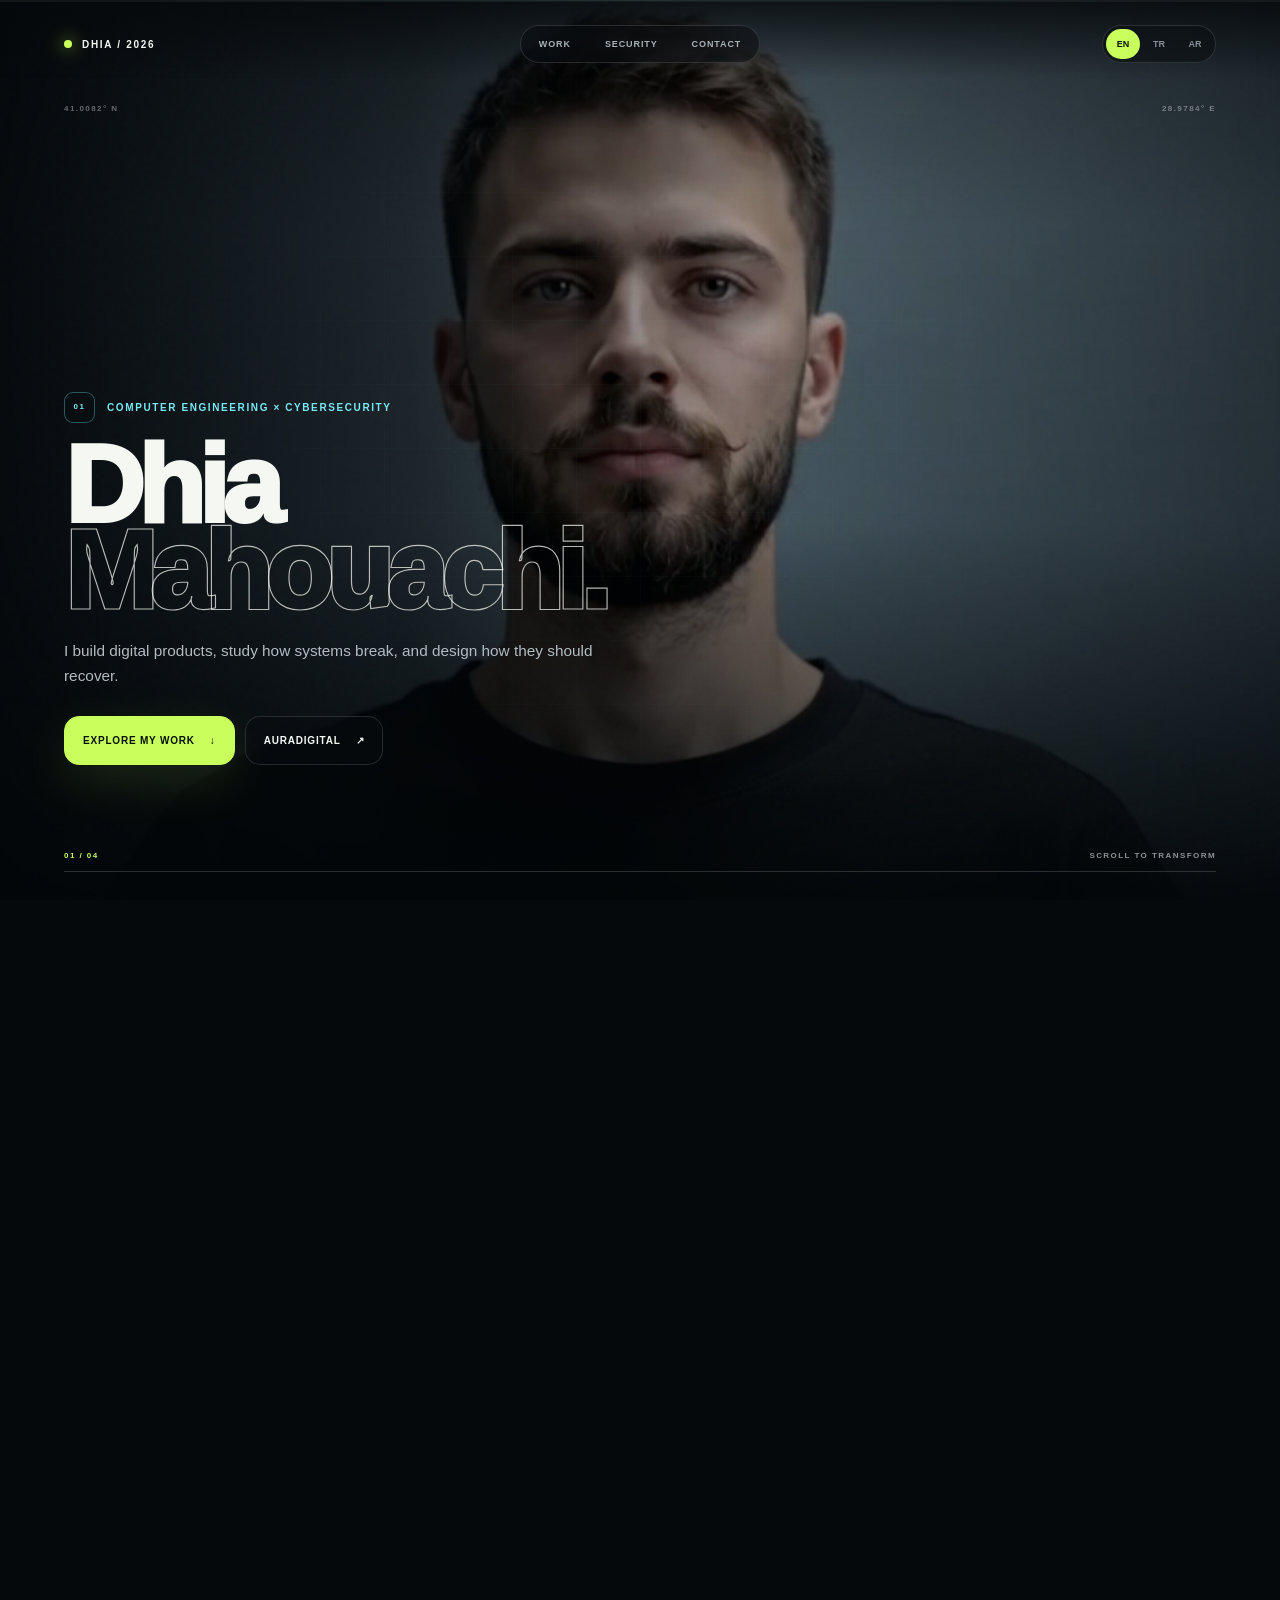
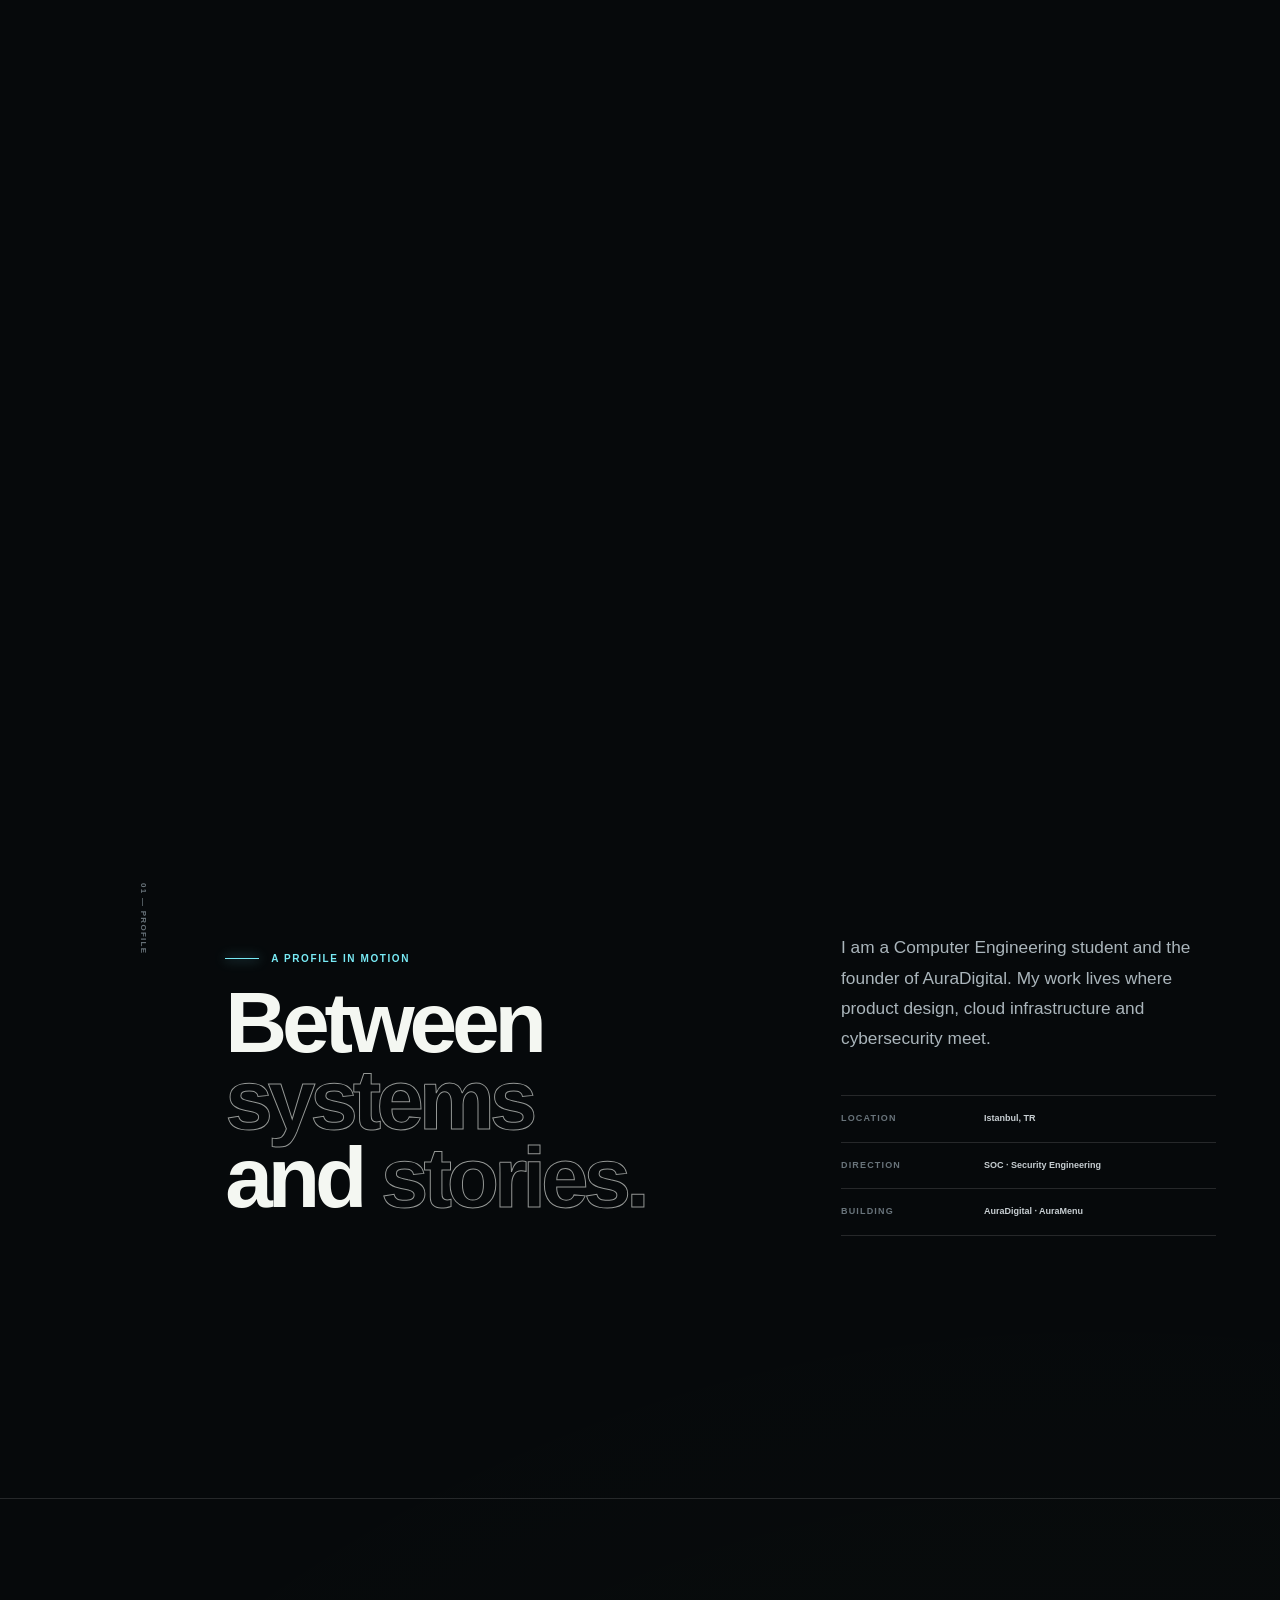
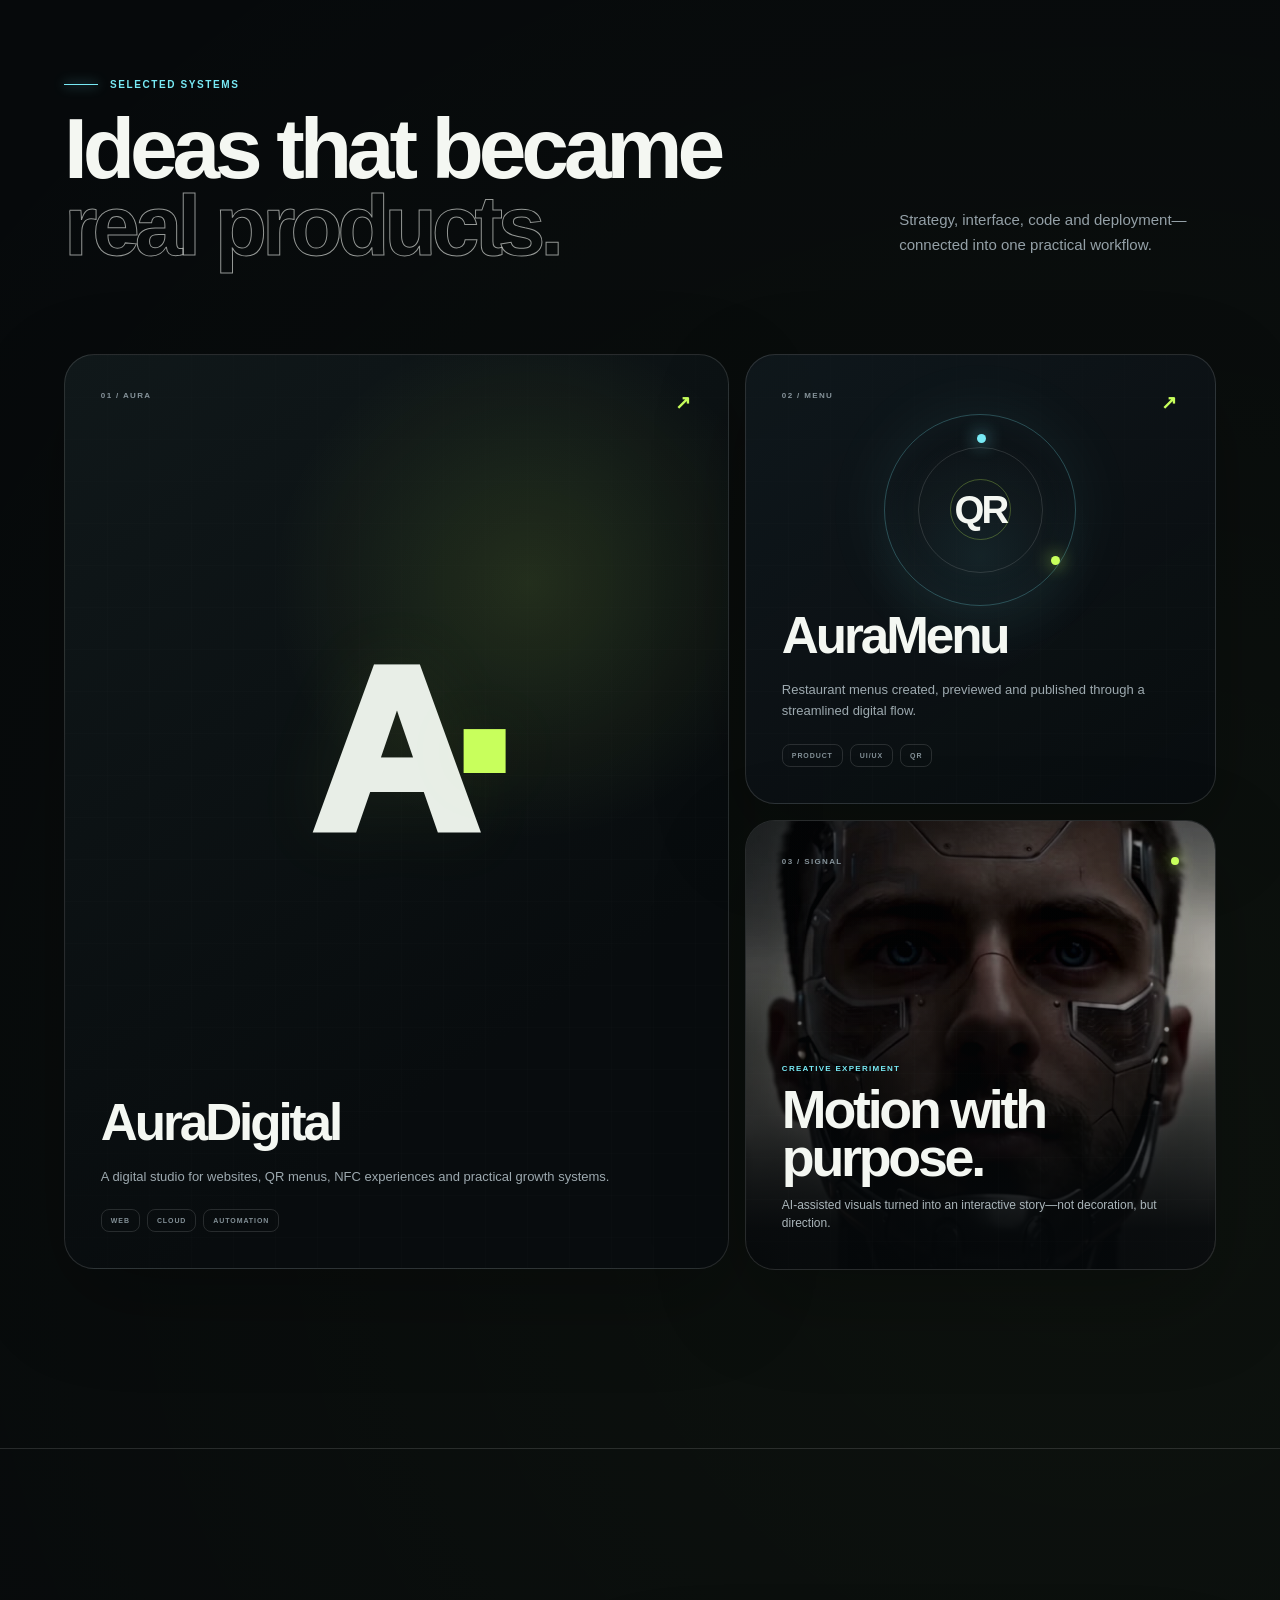
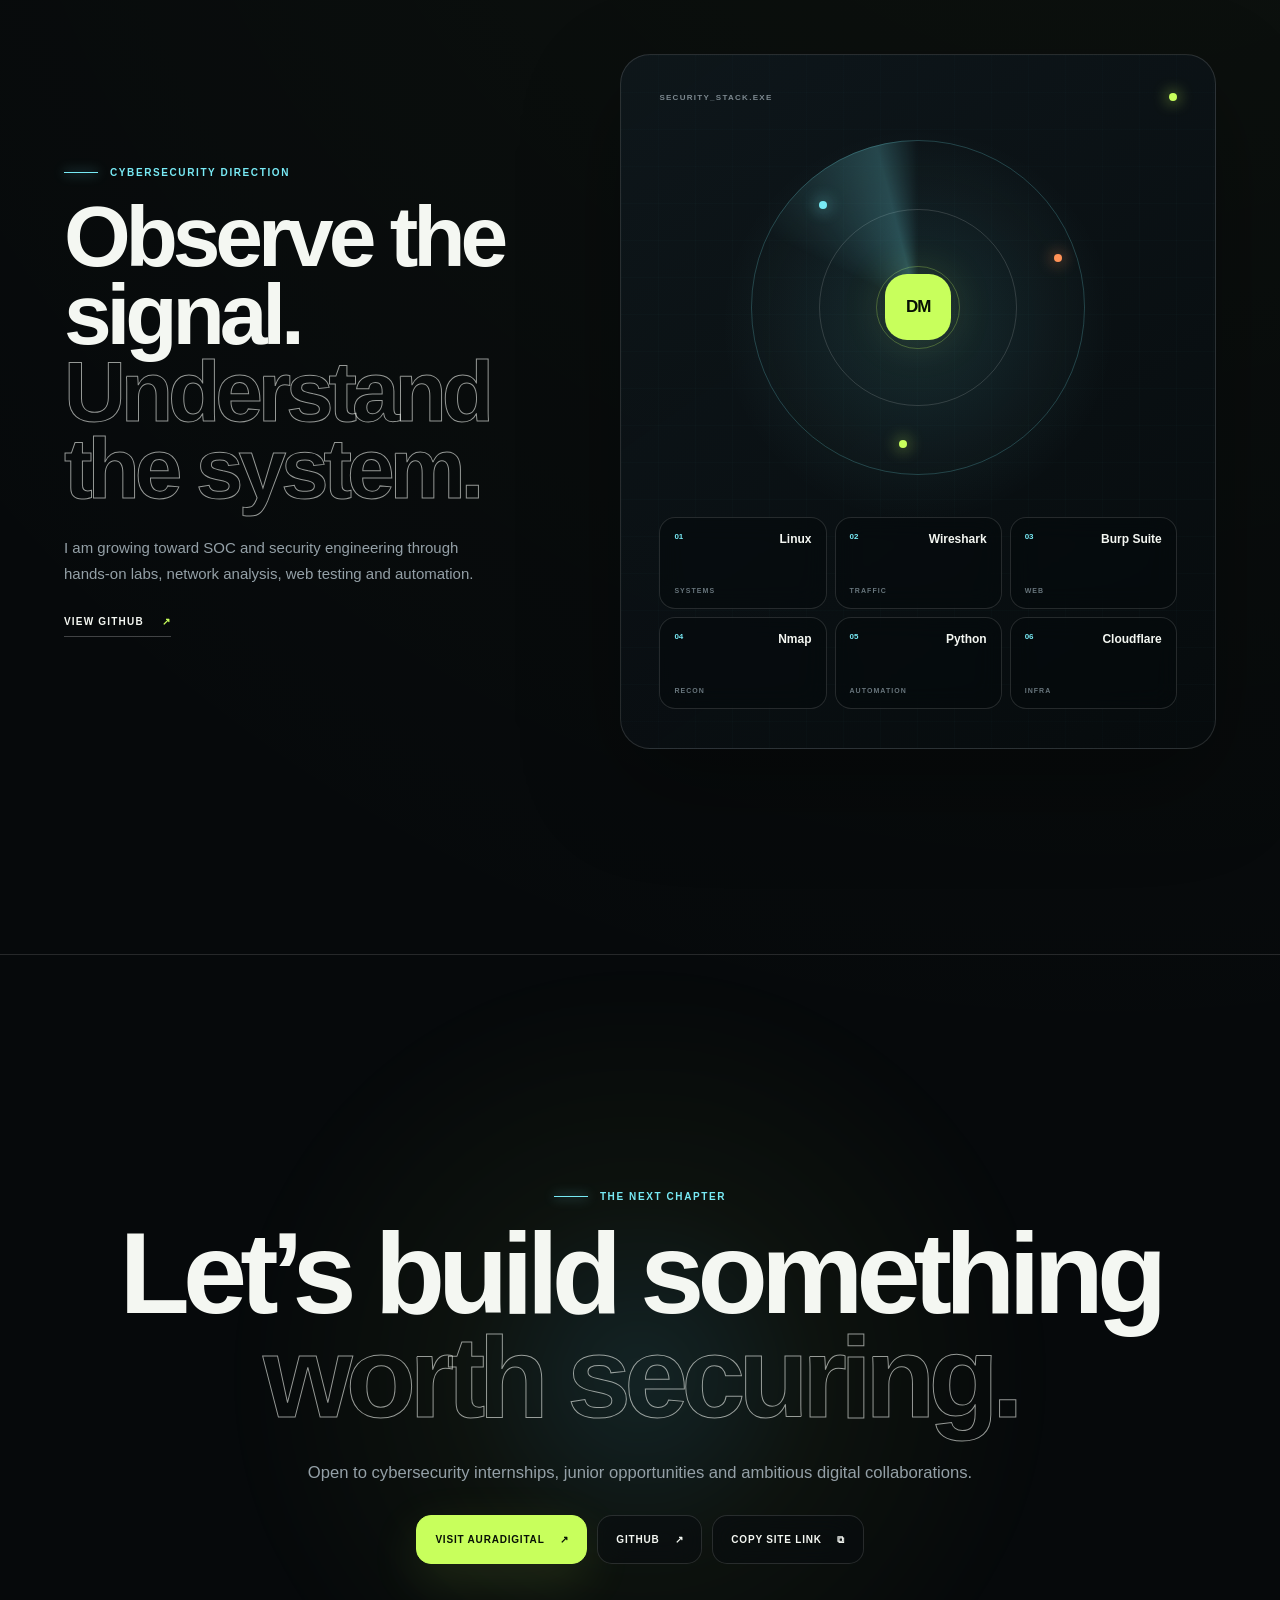
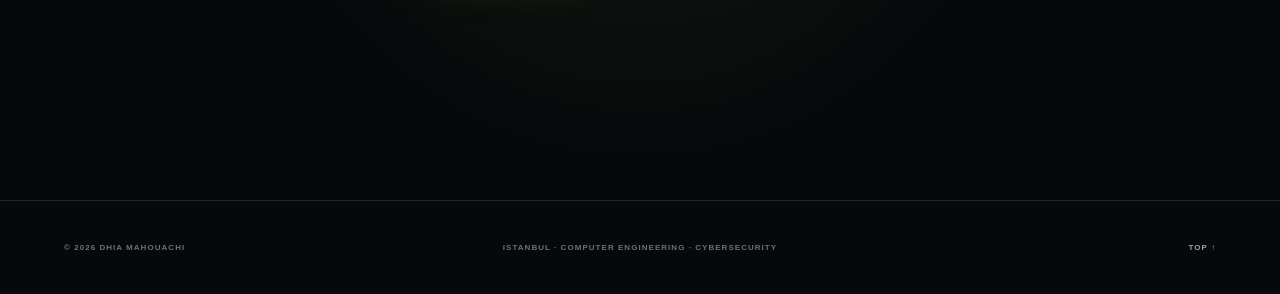
<file: index.html>
<!DOCTYPE html>
<html lang="en">
<head>
  <meta charset="utf-8">
  <meta name="viewport" content="width=device-width, initial-scale=1, viewport-fit=cover">
  <meta name="theme-color" content="#06090b">
  <meta name="color-scheme" content="dark">
  <meta name="description" content="Dhia Mahouachi — Computer Engineering, cybersecurity, digital products and founder of AuraDigital in Istanbul.">
  <meta name="author" content="Dhia Mahouachi">
  <meta property="og:type" content="website">
  <meta property="og:title" content="Dhia Mahouachi — Build. Secure. Transform.">
  <meta property="og:description" content="Computer Engineering × Cybersecurity × Digital Products.">
  <meta property="og:url" content="https://dhiamahouachi.website/">
  <meta property="og:image" content="https://dhiamahouachi.website/assets/media/robot-scroll-poster.jpg">
  <meta name="twitter:card" content="summary_large_image">
  <link rel="canonical" href="https://dhiamahouachi.website/">
  <link rel="preload" href="assets/media/robot-scroll-poster.jpg" as="image" fetchpriority="high">
  <link rel="icon" href="data:image/svg+xml,%3Csvg xmlns='http://www.w3.org/2000/svg' viewBox='0 0 64 64'%3E%3Crect width='64' height='64' rx='18' fill='%2306090b'/%3E%3Cpath d='M17 46V18h12c12 0 19 5 19 14s-7 14-19 14H17Zm10-8h3c5 0 8-2 8-6s-3-6-8-6h-3v12Z' fill='%23c8ff5c'/%3E%3C/svg%3E">
  <title>Dhia Mahouachi — Build. Secure. Transform.</title>
  <link rel="stylesheet" href="styles.css">
  <noscript><style>.loader{display:none!important}body{overflow:auto!important}</style></noscript>
  <script type="application/ld+json">
    {
      "@context": "https://schema.org",
      "@type": "Person",
      "name": "Dhia Mahouachi",
      "url": "https://dhiamahouachi.website/",
      "homeLocation": {"@type": "Place", "name": "Istanbul, Türkiye"},
      "knowsAbout": ["Computer Engineering", "Cybersecurity", "Web Development", "Cloud Infrastructure"],
      "sameAs": [
        "https://github.com/Dhiaeddine-mahouachi",
        "https://auradigital.ink"
      ]
    }
  </script>
  <script src="app.js" defer></script>
</head>
<body class="is-loading">
  <div class="loader" id="loader" role="status" aria-live="polite">
    <div class="loader__mark">DM</div>
    <div class="loader__copy">
      <span>INITIALIZING DIGITAL IDENTITY</span>
      <i><b id="loaderProgress"></b></i>
    </div>
  </div>

  <header class="site-header" id="siteHeader">
    <a class="brand" href="#top" aria-label="Dhia Mahouachi — home">
      <span class="brand__pulse"></span>
      <span>DHIA / 2026</span>
    </a>

    <nav class="nav-links" aria-label="Primary navigation">
      <a href="#work" data-i18n="navWork">Work</a>
      <a href="#security" data-i18n="navSecurity">Security</a>
      <a href="#contact" data-i18n="navContact">Contact</a>
    </nav>

    <div class="language-switcher" role="group" aria-label="Language">
      <button type="button" class="is-active" data-language="en" aria-pressed="true">EN</button>
      <button type="button" data-language="tr" aria-pressed="false">TR</button>
      <button type="button" data-language="ar" aria-pressed="false">AR</button>
    </div>
  </header>

  <div class="document-progress" aria-hidden="true"><i id="documentProgress"></i></div>

  <main>
    <section class="hero-sequence" id="top" aria-label="Scroll-controlled transformation">
      <div class="hero-sticky">
        <div class="hero-media" aria-hidden="true">
          <video
            id="transformVideo"
            class="hero-video"
            muted
            playsinline
            preload="auto"
            poster="assets/media/robot-scroll-poster.jpg"
            tabindex="-1"
          >
            <source src="assets/media/robot-scroll.mp4" type="video/mp4">
          </video>
          <div class="hero-fallback"></div>
          <div class="hero-shade"></div>
          <div class="hero-grid"></div>
          <div class="hero-noise"></div>
          <div class="scanner-line"></div>
        </div>

        <div class="hero-coordinates" aria-hidden="true">
          <span>41.0082° N</span>
          <span>28.9784° E</span>
        </div>

        <article class="chapter chapter--intro" data-chapter data-start="-0.05" data-end="0.28" data-index="0">
          <p class="eyebrow"><span>01</span><b data-i18n="heroKicker">Computer Engineering × Cybersecurity</b></p>
          <h1><span>Dhia</span><span class="outlined">Mahouachi.</span></h1>
          <p class="hero-lead" data-i18n="heroLead">I build digital products, study how systems break, and design how they should recover.</p>
          <div class="hero-actions">
            <a class="button button--primary" href="#work"><span data-i18n="exploreWork">Explore my work</span><i>↓</i></a>
            <a class="button button--glass" href="https://auradigital.ink" target="_blank" rel="noopener"><span>AuraDigital</span><i>↗</i></a>
          </div>
        </article>

        <article class="chapter chapter--right" data-chapter data-start="0.18" data-end="0.52" data-index="1">
          <p class="eyebrow"><span>02</span><b data-i18n="transformKicker">Transformation</b></p>
          <h2 data-i18n-html="transformTitle">Human ideas.<br><span>Machine precision.</span></h2>
          <p data-i18n="transformLead">Technology matters when it turns curiosity into something useful, fast and dependable.</p>
        </article>

        <article class="chapter chapter--left" data-chapter data-start="0.45" data-end="0.78" data-index="2">
          <p class="eyebrow"><span>03</span><b data-i18n="securityKicker">Security mindset</b></p>
          <h2 data-i18n-html="securityHeroTitle">Think like an attacker.<br><span>Build like a defender.</span></h2>
          <p data-i18n="securityHeroLead">Linux, networks, web security and detection—learned through hands-on labs and real products.</p>
        </article>

        <article class="chapter chapter--final" data-chapter data-start="0.71" data-end="1.05" data-index="3">
          <p class="eyebrow"><span>04</span><b data-i18n="founderKicker">Founder mode</b></p>
          <h2 data-i18n-html="founderTitle">Build.<br><span>Secure.</span> Grow.</h2>
          <p data-i18n="founderLead">From Istanbul, I am building AuraDigital while moving toward cybersecurity engineering.</p>
          <a class="text-link" href="#work"><span data-i18n="enterPortfolio">Enter the portfolio</span><i>↘</i></a>
        </article>

        <div class="sequence-rail" aria-hidden="true">
          <div class="sequence-rail__meta">
            <span id="sequenceNumber">01 / 04</span>
            <span data-i18n="scrollTransform">SCROLL TO TRANSFORM</span>
          </div>
          <div class="sequence-rail__track"><i id="sequenceProgress"></i></div>
        </div>
      </div>
    </section>

    <section class="statement section-shell">
      <div class="section-index">01 — PROFILE</div>
      <div class="statement__copy reveal-on-scroll">
        <p class="section-kicker" data-i18n="statementKicker">A profile in motion</p>
        <h2 data-i18n-html="statementTitle">Between <em>systems</em><br>and <em>stories.</em></h2>
      </div>
      <div class="statement__body reveal-on-scroll">
        <p data-i18n="statementBody">I am a Computer Engineering student and the founder of AuraDigital. My work lives where product design, cloud infrastructure and cybersecurity meet.</p>
        <div class="profile-facts">
          <div><span data-i18n="locationLabel">Location</span><b>Istanbul, TR</b></div>
          <div><span data-i18n="directionLabel">Direction</span><b>SOC · Security Engineering</b></div>
          <div><span data-i18n="buildingLabel">Building</span><b>AuraDigital · AuraMenu</b></div>
        </div>
      </div>
    </section>

    <section class="work section-shell" id="work">
      <div class="section-heading reveal-on-scroll">
        <div>
          <p class="section-kicker" data-i18n="workKicker">Selected systems</p>
          <h2 data-i18n-html="workTitle">Ideas that became<br><em>real products.</em></h2>
        </div>
        <p data-i18n="workIntro">Strategy, interface, code and deployment—connected into one practical workflow.</p>
      </div>

      <div class="project-grid">
        <a class="project-card project-card--wide tilt-card reveal-on-scroll" href="https://auradigital.ink" target="_blank" rel="noopener">
          <div class="project-card__top"><span>01 / AURA</span><i>↗</i></div>
          <div class="project-card__mark">A<span>·</span></div>
          <div class="project-card__copy">
            <h3>AuraDigital</h3>
            <p data-i18n="auraDescription">A digital studio for websites, QR menus, NFC experiences and practical growth systems.</p>
            <div class="tags"><span>WEB</span><span>CLOUD</span><span>AUTOMATION</span></div>
          </div>
        </a>

        <a class="project-card tilt-card reveal-on-scroll" href="https://auramenu.space" target="_blank" rel="noopener">
          <div class="project-card__top"><span>02 / MENU</span><i>↗</i></div>
          <div class="menu-orbit" aria-hidden="true"><i></i><i></i><b>QR</b></div>
          <div class="project-card__copy">
            <h3>AuraMenu</h3>
            <p data-i18n="menuDescription">Restaurant menus created, previewed and published through a streamlined digital flow.</p>
            <div class="tags"><span>PRODUCT</span><span>UI/UX</span><span>QR</span></div>
          </div>
        </a>

        <article class="project-card project-card--signal tilt-card reveal-on-scroll">
          <video
            id="signalVideo"
            muted
            playsinline
            loop
            preload="metadata"
            poster="assets/media/robot-signal-poster.jpg"
            aria-hidden="true"
            tabindex="-1"
          >
            <source src="assets/media/robot-signal.mp4" type="video/mp4">
          </video>
          <div class="signal-overlay"></div>
          <div class="project-card__top"><span>03 / SIGNAL</span><i class="live-dot"></i></div>
          <div class="signal-copy">
            <span data-i18n="signalLabel">CREATIVE EXPERIMENT</span>
            <h3 data-i18n-html="signalTitle">Motion with<br>purpose.</h3>
            <p data-i18n="signalDescription">AI-assisted visuals turned into an interactive story—not decoration, but direction.</p>
          </div>
        </article>
      </div>
    </section>

    <section class="security section-shell" id="security">
      <div class="security__copy reveal-on-scroll">
        <p class="section-kicker" data-i18n="securitySectionKicker">Cybersecurity direction</p>
        <h2 data-i18n-html="securitySectionTitle">Observe the signal.<br><em>Understand the system.</em></h2>
        <p data-i18n="securitySectionBody">I am growing toward SOC and security engineering through hands-on labs, network analysis, web testing and automation.</p>
        <a class="text-link" href="https://github.com/Dhiaeddine-mahouachi" target="_blank" rel="noopener"><span data-i18n="viewGithub">View GitHub</span><i>↗</i></a>
      </div>

      <div class="security-console tilt-card reveal-on-scroll">
        <div class="console-head"><span>SECURITY_STACK.EXE</span><i></i></div>
        <div class="console-radar" aria-hidden="true">
          <div class="radar-ring radar-ring--one"></div>
          <div class="radar-ring radar-ring--two"></div>
          <div class="radar-ring radar-ring--three"></div>
          <div class="radar-sweep"></div>
          <b>DM</b>
          <i class="radar-node radar-node--one"></i>
          <i class="radar-node radar-node--two"></i>
          <i class="radar-node radar-node--three"></i>
        </div>
        <div class="skill-list">
          <div><span>01</span><b>Linux</b><small>SYSTEMS</small></div>
          <div><span>02</span><b>Wireshark</b><small>TRAFFIC</small></div>
          <div><span>03</span><b>Burp Suite</b><small>WEB</small></div>
          <div><span>04</span><b>Nmap</b><small>RECON</small></div>
          <div><span>05</span><b>Python</b><small>AUTOMATION</small></div>
          <div><span>06</span><b>Cloudflare</b><small>INFRA</small></div>
        </div>
      </div>
    </section>

    <section class="contact section-shell" id="contact">
      <div class="contact__glow" aria-hidden="true"></div>
      <p class="section-kicker reveal-on-scroll" data-i18n="contactKicker">The next chapter</p>
      <h2 class="reveal-on-scroll" data-i18n-html="contactTitle">Let’s build something<br><em>worth securing.</em></h2>
      <p class="contact__lead reveal-on-scroll" data-i18n="contactBody">Open to cybersecurity internships, junior opportunities and ambitious digital collaborations.</p>
      <div class="contact__actions reveal-on-scroll">
        <a class="button button--primary" href="https://auradigital.ink" target="_blank" rel="noopener"><span data-i18n="visitAura">Visit AuraDigital</span><i>↗</i></a>
        <a class="button button--glass" href="https://github.com/Dhiaeddine-mahouachi" target="_blank" rel="noopener"><span>GitHub</span><i>↗</i></a>
        <button class="button button--glass" id="copyLink" type="button"><span data-i18n="copyLink">Copy site link</span><i>⧉</i></button>
      </div>
    </section>
  </main>

  <footer class="site-footer">
    <span>© 2026 DHIA MAHOUACHI</span>
    <span data-i18n="footerLine">ISTANBUL · COMPUTER ENGINEERING · CYBERSECURITY</span>
    <a href="#top">TOP ↑</a>
  </footer>

  <noscript>
    <div class="noscript">This cinematic portfolio needs JavaScript for the scroll-controlled sequence. The rest of the page remains available below.</div>
  </noscript>
</body>
</html>
</file>
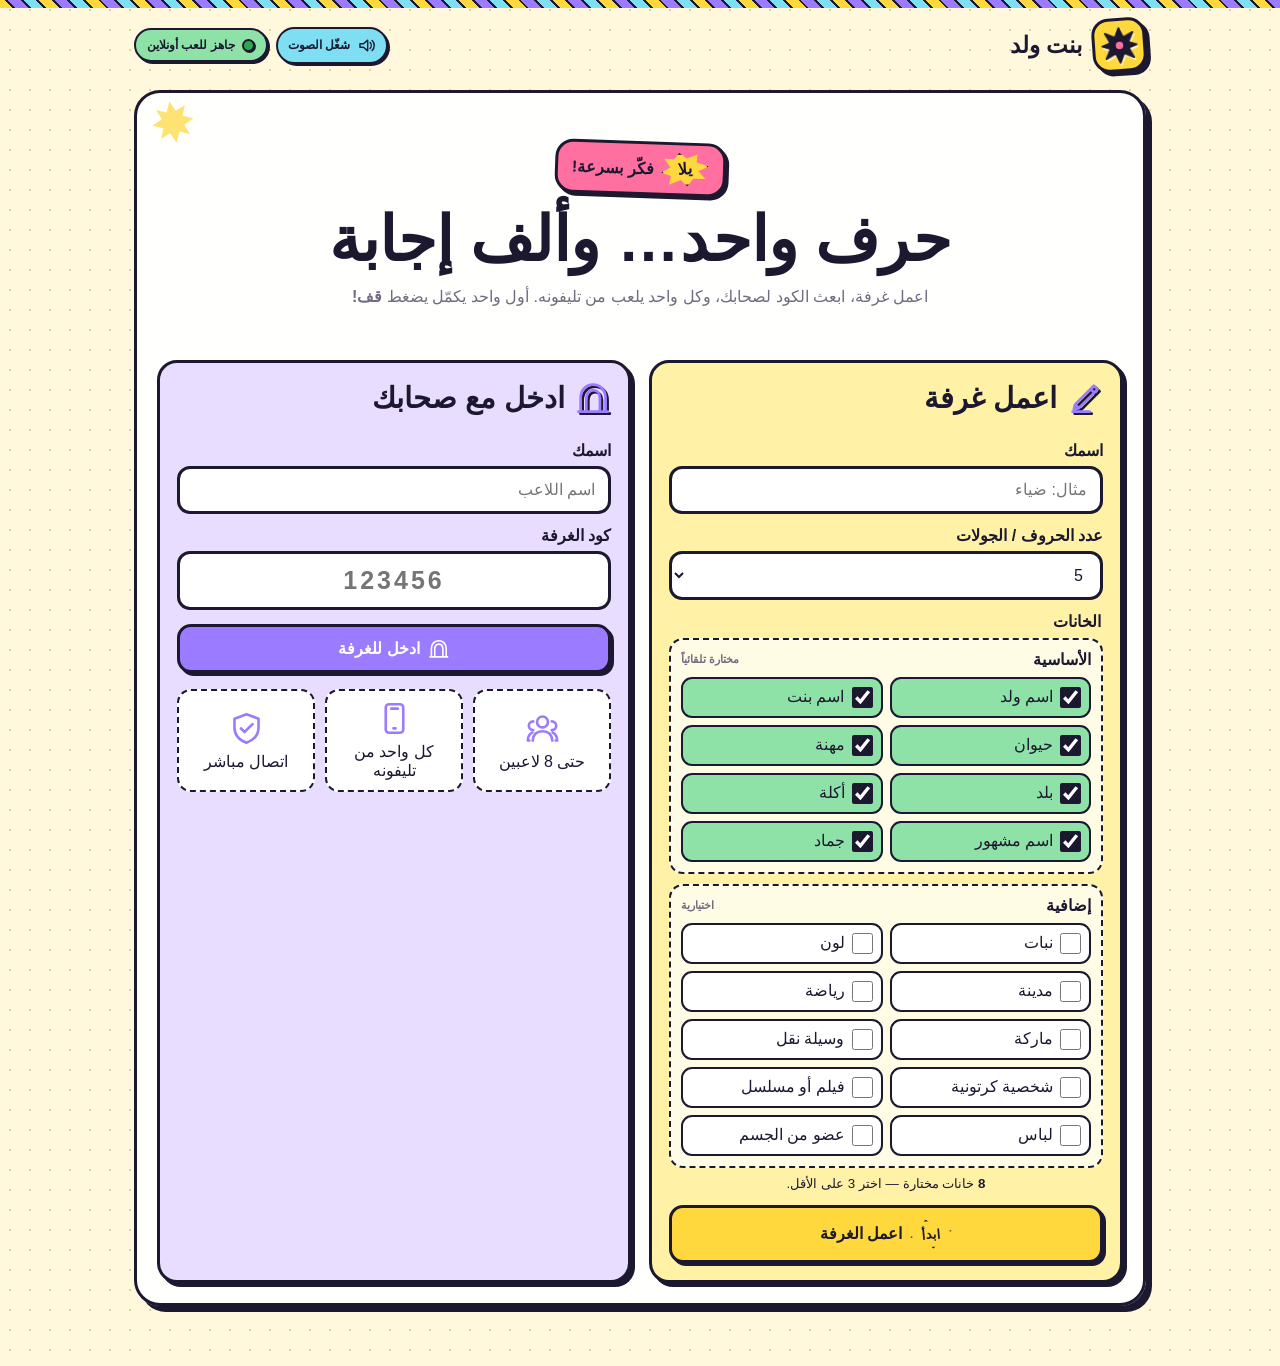
<file: bent-walad.html>
<!doctype html>
<html lang="ar" dir="rtl">
<head>
<meta charset="utf-8" />
<meta name="viewport" content="width=device-width,initial-scale=1,viewport-fit=cover" />
<meta name="theme-color" content="#fff2a8" />
<meta name="description" content="لعبة بنت ولد عربية جماعية أونلاين للأصدقاء." />
<meta name="referrer" content="no-referrer" />
<title>بنت ولد — لعبة جماعية أونلاين</title>
<style>
:root{--ink:#1c1830;--paper:#fff8dd;--yellow:#ffd83d;--pink:#ff6f9f;--purple:#9b7bff;--blue:#7edff2;--green:#8ee2a7;--red:#ff625f;--white:#fff;--muted:#726b82;--shadow:6px 6px 0 var(--ink)}
*{box-sizing:border-box}html,body{margin:0;min-height:100%;font-family:Tahoma,"Arial",sans-serif;color:var(--ink)}body{background:var(--paper);background-image:radial-gradient(#e5d39b 1.2px,transparent 1.2px);background-size:20px 20px}.app{width:min(1040px,100%);margin:auto;padding:18px 14px 60px}.top{display:flex;align-items:center;justify-content:space-between;gap:10px;margin-bottom:18px}.brand{display:flex;align-items:center;gap:10px;font-size:23px;font-weight:900}.logo{display:grid;place-items:center;width:54px;height:54px;border:3px solid var(--ink);border-radius:17px;background:var(--yellow);box-shadow:4px 4px 0 var(--ink);transform:rotate(-4deg)}.online{border:2px solid var(--ink);border-radius:999px;background:var(--green);padding:8px 11px;font-size:12px;font-weight:900;box-shadow:2px 2px 0 var(--ink)}.online.connecting{background:#ffe59a}.online.error{background:#ffc3c3}.panel{position:relative;background:rgba(255,255,255,.96);border:3px solid var(--ink);border-radius:26px;padding:20px;box-shadow:var(--shadow);overflow:hidden}.panel:before{content:"";position:absolute;left:15px;top:8px;font-size:42px;color:var(--yellow);transform:rotate(-18deg);opacity:.75;pointer-events:none}h1,h2,h3,p{margin-top:0}h1{font-size:clamp(34px,7vw,62px);line-height:1;margin-bottom:12px}h2{font-size:29px}p{line-height:1.7}.muted{color:var(--muted)}.hero{text-align:center;padding:28px 8px 16px}.bubble{display:inline-block;background:var(--pink);border:3px solid var(--ink);border-radius:18px;padding:7px 14px;font-weight:900;box-shadow:3px 3px 0 var(--ink);transform:rotate(2deg);margin-bottom:14px}.cards{display:grid;grid-template-columns:1fr 1fr;gap:18px;margin-top:18px}.card{background:var(--white);border:3px solid var(--ink);border-radius:20px;padding:17px;box-shadow:4px 4px 0 var(--ink)}.create{background:#fff2a7}.join{background:#e8ddff}.field{margin-top:12px}.field label{display:block;font-weight:900;margin-bottom:6px}.field small{display:block;color:#73778d;margin-top:5px}input,select,textarea{width:100%;border:3px solid var(--ink);border-radius:13px;background:#fff;padding:12px 13px;font:inherit;color:var(--ink);outline:none}input:focus,select:focus,textarea:focus{box-shadow:0 0 0 4px rgba(126,223,242,.35)}.categoryPicker{border:0;margin:12px 0 0;padding:0;min-width:0}.categoryPicker legend{font-weight:900;margin-bottom:7px}.categoryBlock{border:2px dashed var(--ink);border-radius:14px;background:rgba(255,255,255,.72);padding:10px}.categoryBlock+.categoryBlock{margin-top:10px}.categoryTitle{display:flex;align-items:center;justify-content:space-between;gap:8px;margin-bottom:8px;font-weight:900}.categoryTitle span{color:var(--muted);font-size:11px}.categoryOptions{display:grid;grid-template-columns:repeat(2,minmax(0,1fr));gap:7px}.categoryChoice{display:flex!important;align-items:center;gap:7px;min-width:0;margin:0!important;border:2px solid var(--ink);border-radius:11px;background:#fff;padding:8px;cursor:pointer;transition:.12s transform,.12s background}.categoryChoice:hover{transform:translateY(-1px)}.categoryChoice:has(input:checked){background:var(--green)}.categoryChoice input{appearance:auto;width:21px;height:21px;min-width:21px;margin:0;padding:0;border:0;box-shadow:none;accent-color:var(--ink)}.categoryChoice input:focus,.categoryChoice input:focus-visible{box-shadow:0 0 0 3px rgba(126,223,242,.55);outline:none}.categoryChoice span{min-width:0;line-height:1.25}.categoryHint{display:block;margin-top:8px!important;text-align:center}.categoryHint b{color:var(--ink)}button{font:inherit;font-weight:900;color:var(--ink);border:3px solid var(--ink);border-radius:14px;padding:11px 15px;cursor:pointer;box-shadow:3px 3px 0 var(--ink);transition:.12s transform,.12s box-shadow}button:hover{transform:translate(-1px,-1px);box-shadow:4px 4px 0 var(--ink)}button:active{transform:translate(2px,2px);box-shadow:1px 1px 0 var(--ink)}button:disabled{opacity:.55;cursor:not-allowed;transform:none;box-shadow:2px 2px 0 var(--ink)}.primary{background:var(--yellow)}.purple{background:var(--purple);color:#fff}.blue{background:var(--blue)}.green{background:var(--green)}.red{background:var(--red);color:#fff}.ghost{background:#fff}.wide{width:100%;margin-top:14px}.screen{display:none}.screen.active{display:block}.roomHead{display:flex;justify-content:space-between;gap:12px;align-items:flex-start;flex-wrap:wrap}.codeBox{display:inline-flex;align-items:center;gap:8px;background:var(--yellow);border:3px solid var(--ink);border-radius:16px;padding:8px 12px;box-shadow:3px 3px 0 var(--ink);font-size:28px;font-weight:900;direction:ltr}.players{display:flex;flex-wrap:wrap;gap:10px;margin:18px 0}.playerChip{border:3px solid var(--ink);border-radius:999px;padding:9px 12px;background:#fff;box-shadow:2px 2px 0 var(--ink);font-weight:900}.playerChip.me{background:var(--blue)}.playerChip.host:after{content:"المضيف"}.playerChip.offline{opacity:.45}.rules{display:grid;grid-template-columns:repeat(3,1fr);gap:10px;margin-top:16px}.rule{border:2px dashed var(--ink);border-radius:14px;padding:10px;text-align:center;background:#fff}.gameTop{display:grid;grid-template-columns:1fr auto 1fr;align-items:center;gap:10px}.roundInfo{text-align:right}.letterWrap{text-align:center}.letter{display:grid;place-items:center;width:112px;height:112px;margin:auto;background:var(--pink);border:4px solid var(--ink);border-radius:28px;box-shadow:6px 6px 0 var(--ink);font-size:74px;font-weight:900;transform:rotate(-3deg)}.scoreMini{text-align:left}.scoreLine{display:flex;gap:7px;justify-content:flex-start;flex-wrap:wrap}.scorePill{border:2px solid var(--ink);border-radius:999px;background:#fff;padding:5px 8px;font-size:12px;font-weight:900}.answers{display:grid;grid-template-columns:repeat(2,1fr);gap:12px;margin-top:22px}.answerCard{background:#fff;border:3px solid var(--ink);border-radius:17px;padding:10px;box-shadow:3px 3px 0 var(--ink)}.answerCard label{font-weight:900;font-size:15px}.answerCard input{margin-top:7px}.stopWrap{position:sticky;bottom:12px;display:flex;justify-content:center;margin-top:22px;z-index:5}.stop{font-size:28px;padding:15px 35px;background:var(--red);color:#fff;border-radius:22px;box-shadow:6px 6px 0 var(--ink);animation:pulse 1.5s infinite}.stop:disabled{animation:none}@keyframes pulse{50%{transform:scale(1.035)}}.statusNote{text-align:center;border:3px solid var(--ink);border-radius:16px;background:var(--blue);padding:12px;font-weight:900;margin-top:14px}.statusNote.pending{background:#ffe59a}.reviewGrid{display:grid;gap:14px;margin-top:16px}.categoryReview{border:3px solid var(--ink);border-radius:18px;background:#fff;padding:13px;box-shadow:3px 3px 0 var(--ink)}.categoryReview h3{display:inline-block;background:var(--yellow);border:2px solid var(--ink);border-radius:12px;padding:5px 10px}.answerRow{display:grid;grid-template-columns:140px 1fr auto;gap:9px;align-items:center;padding:9px 0;border-bottom:2px dashed #dad5c4}.answerRow:last-child{border-bottom:0}.answerText{font-weight:900;overflow-wrap:anywhere}.badge{display:inline-block;border:2px solid var(--ink);border-radius:999px;padding:4px 8px;font-size:11px;font-weight:900}.bad{background:#ffc3c3}.goodB{background:#bff0c9}.same{background:#ffe59a}.toggle{display:flex;gap:5px}.toggle button{padding:6px 8px;font-size:11px;box-shadow:1px 1px 0 var(--ink);border-width:2px}.toggle .on{background:var(--green)}.toggle .off{background:var(--red);color:#fff}.leader{display:grid;gap:10px;margin-top:18px}.leaderRow{display:grid;grid-template-columns:55px 1fr auto;align-items:center;gap:12px;border:3px solid var(--ink);border-radius:17px;background:#fff;padding:12px;box-shadow:3px 3px 0 var(--ink)}.leaderRow:first-child{background:var(--yellow);transform:rotate(-.5deg)}.rank{font-size:26px;font-weight:900}.points{font-size:24px;font-weight:900}.actions{display:flex;gap:10px;flex-wrap:wrap;margin-top:16px}.toast{position:fixed;left:50%;bottom:22px;transform:translateX(-50%) translateY(30px);opacity:0;background:var(--ink);color:#fff;padding:10px 16px;border-radius:999px;font-weight:900;z-index:20;transition:.2s}.toast.show{opacity:1;transform:translateX(-50%) translateY(0)}.error{background:#ffd2d2;border:3px solid var(--ink);border-radius:14px;padding:10px;margin-top:10px;font-weight:900}.hidden{display:none!important}.confetti{font-size:42px;text-align:center;letter-spacing:12px;margin-bottom:10px}.tiny{font-size:12px;color:#73778d}.wait{text-align:center;padding:35px 10px}.spinner{width:48px;height:48px;border:6px solid #eee0b7;border-top-color:var(--purple);border-radius:50%;animation:spin .8s linear infinite;margin:0 auto 14px}@keyframes spin{to{transform:rotate(360deg)}}
/* Original Arabic-comic artwork: geometric motifs replace platform-dependent emoji. */
body:before{content:"";position:fixed;inset:0 0 auto;height:8px;background:repeating-linear-gradient(45deg,var(--yellow) 0 9px,var(--ink) 9px 11px,var(--purple) 11px 20px,var(--ink) 20px 22px,var(--blue) 22px 31px,var(--ink) 31px 33px);z-index:30;pointer-events:none}.svgSprite{position:absolute;width:0;height:0;overflow:hidden}.uiIcon{display:inline-block;width:1.35em;height:1.35em;flex:0 0 auto;color:currentColor;vertical-align:-.28em}.headingIcon{width:1.25em;height:1.25em;color:var(--purple);filter:drop-shadow(2px 2px 0 var(--ink))}.sectionHeading{display:flex;align-items:center;gap:10px}.sectionHeading.centered{justify-content:center}.panel:before{content:"";width:42px;height:42px;background:var(--yellow);clip-path:polygon(50% 0,61% 25%,85% 15%,75% 39%,100% 50%,75% 61%,85% 85%,61% 75%,50% 100%,39% 75%,15% 85%,25% 61%,0 50%,25% 39%,15% 15%,39% 25%);transform:rotate(-10deg);opacity:.72}.online{display:inline-flex;align-items:center;gap:7px}.online:before{content:"";width:9px;height:9px;border:2px solid var(--ink);border-radius:50%;background:#2ba94f;box-shadow:1px 1px 0 var(--ink)}.online.connecting:before{background:#e29b19}.online.error:before{background:var(--red)}.bubble{display:inline-flex;align-items:center;gap:7px}.comicWord{display:inline-grid;place-items:center;min-width:48px;min-height:34px;padding:4px 10px;background:var(--yellow);color:var(--ink);border:2px solid var(--ink);clip-path:polygon(8% 15%,29% 18%,40% 0,55% 18%,78% 8%,75% 31%,100% 45%,78% 57%,91% 81%,66% 78%,53% 100%,40% 80%,15% 92%,20% 67%,0 55%,20% 42%);font-weight:900;line-height:1;transform:rotate(-5deg)}.buttonWord{min-width:42px;min-height:30px;padding:4px 8px;font-size:13px}.iconButton{display:inline-flex;align-items:center;justify-content:center;gap:8px}.wide.iconButton{display:flex}.rule{display:grid;justify-items:center;align-content:center;gap:6px;min-height:92px}.rule .uiIcon{width:35px;height:35px;color:var(--purple)}.codeBox .uiIcon{width:30px;height:30px;color:var(--ink)}.playerChip.host:after{content:"المضيف";display:inline-block;margin-inline-start:7px;padding:2px 7px;border:2px solid var(--ink);border-radius:999px;background:var(--yellow);font-size:10px}.stop{position:relative;isolation:isolate;transform:rotate(-1deg)}.stop:before,.stop:after{content:"";position:absolute;width:15px;height:4px;background:var(--ink);border-radius:2px;top:50%;z-index:-1}.stop:before{right:-23px;box-shadow:7px -13px 0 -1px var(--ink),7px 13px 0 -1px var(--ink);transform:rotate(8deg)}.stop:after{left:-23px;box-shadow:-7px -13px 0 -1px var(--ink),-7px 13px 0 -1px var(--ink);transform:rotate(-8deg)}.resultMotif{display:flex;align-items:center;justify-content:center;gap:12px;margin-bottom:12px}.resultMotif .uiIcon{width:42px;height:42px;color:var(--yellow);filter:drop-shadow(2px 2px 0 var(--ink))}.resultWord{display:inline-block;padding:7px 18px;border:3px solid var(--ink);border-radius:50%;background:var(--pink);box-shadow:3px 3px 0 var(--ink);font-size:24px;font-weight:900;transform:rotate(2deg)}.lostArch{display:inline-grid;place-items:center;width:82px;height:92px;margin-bottom:12px;border:4px solid var(--ink);border-bottom-width:7px;border-radius:42px 42px 8px 8px;background:var(--purple);box-shadow:5px 5px 0 var(--ink);color:#fff}.lostArch .uiIcon{width:42px;height:42px}.statusNote:before{content:"";display:inline-block;width:9px;height:9px;margin-inline-end:8px;background:var(--yellow);border:2px solid var(--ink);transform:rotate(45deg)}.topTools{display:flex;align-items:center;justify-content:flex-end;gap:8px;flex-wrap:wrap}.soundToggle{display:inline-flex;align-items:center;justify-content:center;gap:7px;min-height:36px;padding:7px 10px;border-width:2px;border-radius:999px;background:var(--blue);box-shadow:2px 2px 0 var(--ink);font-size:12px}.soundToggle:hover{box-shadow:3px 3px 0 var(--ink)}.soundToggle .uiIcon{width:19px;height:19px}.soundToggle[data-state="waiting"]{background:#ffe59a}.soundToggle[data-state="off"]{background:#fff}.soundToggle[data-state="unsupported"]{background:#eee;color:var(--muted)}
.logoMark{width:37px;height:37px;color:var(--ink);filter:drop-shadow(1px 2px 0 rgba(255,255,255,.7))}.audioGate{position:fixed;inset:0;z-index:100;display:grid;place-items:center;padding:18px;background:rgba(28,24,48,.78);backdrop-filter:blur(8px)}.audioGateCard{width:min(430px,100%);padding:28px 22px;text-align:center;border:4px solid var(--ink);border-radius:28px;background:var(--paper);box-shadow:10px 10px 0 var(--ink)}.audioGateIcon{display:grid;place-items:center;width:86px;height:86px;margin:0 auto 15px;border:4px solid var(--ink);border-radius:50%;background:var(--yellow);box-shadow:5px 5px 0 var(--ink)}.audioGateIcon .uiIcon{width:45px;height:45px}.audioGateCard h2{margin-bottom:8px}.audioGateCard p{margin-bottom:14px;color:var(--muted);font-weight:800}.audioGateCard button{width:100%;font-size:19px}.answerRow.acceptedWord{border-radius:12px;background:#e6fbea;animation:wordAccept .46s ease}.answerRow.rejectedWord{border-radius:12px;background:#ffe4e4;animation:wordReject .46s ease}.answerText.wordAccepted{color:#117a34}.answerText.wordRejected{color:#b91f32;text-decoration-line:line-through;text-decoration-color:var(--red);text-decoration-thickness:4px;animation:wordStrike .4s ease}.answerControls{display:grid;gap:7px;justify-items:end}.decisionButtons{display:flex;gap:6px;flex-wrap:wrap;justify-content:flex-end}.decisionButton{min-width:82px;padding:7px 10px;border-width:2px;border-radius:10px;font-size:11px;box-shadow:1px 1px 0 var(--ink)}.decisionButton:hover{box-shadow:2px 2px 0 var(--ink)}.acceptDecision{background:#fff}.rejectDecision{background:#fff}.acceptDecision.selected{background:var(--green);box-shadow:0 0 0 3px rgba(34,197,94,.22),2px 2px 0 var(--ink)}.rejectDecision.selected{background:var(--red);color:#fff;box-shadow:0 0 0 3px rgba(255,98,95,.22),2px 2px 0 var(--ink)}@keyframes wordAccept{0%{transform:scale(.96);background:#fff}55%{transform:scale(1.025);background:#a9f0bd}100%{transform:scale(1);background:#e6fbea}}@keyframes wordReject{0%,100%{transform:translateX(0)}25%{transform:translateX(7px)}50%{transform:translateX(-6px)}75%{transform:translateX(3px)}}@keyframes wordStrike{0%{text-decoration-color:transparent;opacity:.65}100%{text-decoration-color:var(--red);opacity:1}}
.roundTimer{display:inline-block;margin-top:7px;padding:5px 12px;border:3px solid var(--ink);border-radius:999px;background:var(--green);box-shadow:2px 2px 0 var(--ink);font-size:22px;font-weight:900;direction:ltr}.roundTimer.urgent{background:var(--red);color:#fff;animation:pulse .7s infinite}.newGameSettings{margin-top:14px;padding:13px;border:2px dashed var(--ink);border-radius:15px;background:#fff2a7}.newGameSettings label{display:block;margin-bottom:7px;font-weight:900}
@media(max-width:720px){.cards,.answers{grid-template-columns:1fr}.rules{grid-template-columns:1fr}.panel{padding:15px;border-radius:20px}.gameTop{grid-template-columns:1fr auto}.scoreMini{grid-column:1/-1;text-align:center}.scoreLine{justify-content:center}.letter{width:92px;height:92px;font-size:61px}.answerRow{grid-template-columns:95px 1fr}.answerRow>div:last-child{grid-column:1/-1}.answerControls{justify-items:stretch}.decisionButtons{justify-content:stretch}.decisionButton{flex:1}.top{align-items:flex-start}.topTools{max-width:55%;gap:6px}.online,.soundToggle{font-size:10px}.soundToggle{min-height:32px;padding:6px 8px}.resultMotif .uiIcon{width:34px;height:34px}.resultWord{font-size:21px}.stop:before,.stop:after{display:none}}
</style>
</head>
<body>
<svg class="svgSprite" aria-hidden="true" focusable="false">
  <symbol id="icon-star8" viewBox="0 0 32 32">
    <path fill="currentColor" stroke="currentColor" stroke-linejoin="round" stroke-width="1.5" d="M16 1l3.6 8.2L28 5l-4.2 8.4L31 16l-7.2 2.6L28 27l-8.4-4.2L16 31l-3.6-8.2L4 27l4.2-8.4L1 16l7.2-2.6L4 5l8.4 4.2L16 1z" />
    <circle cx="16" cy="16" r="4" fill="var(--pink)" stroke="currentColor" stroke-width="1.5" />
  </symbol>
  <symbol id="icon-pen" viewBox="0 0 32 32">
    <path fill="none" stroke="currentColor" stroke-linecap="round" stroke-linejoin="round" stroke-width="2.4" d="M6 26l4.5-1.2L27 8.3 23.7 5 7.2 21.5 6 26zm4.5-1.2l-3.3-3.3M20.8 7.9l3.3 3.3M5 28h15" />
  </symbol>
  <symbol id="icon-arch" viewBox="0 0 32 32">
    <path fill="none" stroke="currentColor" stroke-linecap="round" stroke-linejoin="round" stroke-width="2.4" d="M5 28V16C5 8.8 9.9 4 16 4s11 4.8 11 12v12M10 28V16c0-4.2 2.5-7 6-7s6 2.8 6 7v12M3 28h26" />
  </symbol>
  <symbol id="icon-people" viewBox="0 0 32 32">
    <path fill="none" stroke="currentColor" stroke-linecap="round" stroke-linejoin="round" stroke-width="2.4" d="M16 15a5 5 0 100-10 5 5 0 000 10zM7 27c.5-5.5 3.5-8.5 9-8.5s8.5 3 9 8.5M7.5 17.5a4 4 0 110-8M4 27H2.5c.2-3.6 1.6-6.1 4.2-7.2M24.5 17.5a4 4 0 100-8M25.3 19.8c2.6 1.1 4 3.6 4.2 7.2H28" />
  </symbol>
  <symbol id="icon-phone" viewBox="0 0 32 32">
    <rect x="8" y="3" width="16" height="26" rx="3" fill="none" stroke="currentColor" stroke-width="2.4" />
    <path fill="none" stroke="currentColor" stroke-linecap="round" stroke-width="2.4" d="M13 7h6M15 25h2" />
  </symbol>
  <symbol id="icon-shield" viewBox="0 0 32 32">
    <path fill="none" stroke="currentColor" stroke-linecap="round" stroke-linejoin="round" stroke-width="2.4" d="M16 3l11 4v8c0 7-4.2 11.4-11 14-6.8-2.6-11-7-11-14V7l11-4zM11 16l3.2 3.2L21.5 12" />
  </symbol>
  <symbol id="icon-ticket" viewBox="0 0 32 32">
    <path fill="none" stroke="currentColor" stroke-linejoin="round" stroke-width="2.4" d="M4 8h24v5a3 3 0 000 6v5H4v-5a3 3 0 000-6V8zM12 8v16" />
    <path fill="none" stroke="currentColor" stroke-linecap="round" stroke-width="2.4" d="M12 13h0m0 6h0" />
  </symbol>
  <symbol id="icon-share" viewBox="0 0 32 32">
    <path fill="none" stroke="currentColor" stroke-linecap="round" stroke-width="2.4" d="M10 16l12-7M10 16l12 7" />
    <circle cx="7" cy="16" r="4" fill="none" stroke="currentColor" stroke-width="2.4" />
    <circle cx="25" cy="7" r="4" fill="none" stroke="currentColor" stroke-width="2.4" />
    <circle cx="25" cy="25" r="4" fill="none" stroke="currentColor" stroke-width="2.4" />
  </symbol>
  <symbol id="icon-abacus" viewBox="0 0 32 32">
    <rect x="4" y="4" width="24" height="24" rx="3" fill="none" stroke="currentColor" stroke-width="2.4" />
    <path fill="none" stroke="currentColor" stroke-linecap="round" stroke-width="2" d="M8 10h16M8 16h16M8 22h16" />
    <path fill="none" stroke="currentColor" stroke-linecap="round" stroke-width="4" d="M12 10h0m7 0h0m-3 6h0m7 0h0M10 22h0m5 0h0m7 0h0" />
  </symbol>
  <symbol id="icon-disconnect" viewBox="0 0 32 32">
    <path fill="none" stroke="currentColor" stroke-linecap="round" stroke-linejoin="round" stroke-width="2.4" d="M5 12a15 15 0 0122 0M9 17a10 10 0 0114 0M13 22a4.5 4.5 0 016 0M5 5l22 22" />
  </symbol>
  <symbol id="icon-sound" viewBox="0 0 32 32">
    <path fill="none" stroke="currentColor" stroke-linecap="round" stroke-linejoin="round" stroke-width="2.4" d="M5 13h6l7-6v18l-7-6H5v-6zM22 11c2.7 2.7 2.7 7.3 0 10M25.5 7.5c4.7 4.7 4.7 12.3 0 17" />
  </symbol>
  <symbol id="icon-muted" viewBox="0 0 32 32">
    <path fill="none" stroke="currentColor" stroke-linecap="round" stroke-linejoin="round" stroke-width="2.4" d="M5 13h6l7-6v18l-7-6H5v-6zM22 13l6 6m0-6l-6 6" />
  </symbol>
</svg>
<div class="audioGate hidden" id="audioGate" role="dialog" aria-modal="true" aria-label="تشغيل اللعبة بالصوت">
  <div class="audioGateCard">
    <div class="audioGateIcon" aria-hidden="true"><svg class="uiIcon"><use href="#icon-sound"></use></svg></div>
    <button class="primary iconButton" id="audioGateBtn" type="button"><svg class="uiIcon" aria-hidden="true"><use href="#icon-sound"></use></svg>اضغط للبدء</button>
  </div>
</div>
<div class="app">
<header class="top">
  <div class="brand"><div class="logo" aria-hidden="true"><svg class="logoMark"><use href="#icon-star8"></use></svg></div><div>بنت ولد</div></div>
  <div class="topTools">
    <button class="soundToggle" id="soundToggle" type="button" aria-pressed="false">
      <svg class="uiIcon" aria-hidden="true"><use id="soundIcon" href="#icon-sound"></use></svg>
      <span id="soundLabel">شغّل الصوت</span>
    </button>
    <div class="online" id="netStatus" aria-live="polite">جاهز للعب أونلاين</div>
  </div>
</header>

<section id="home" class="screen active"><div class="panel">
<div class="hero"><div class="bubble"><span class="comicWord">يلا</span> فكّر بسرعة!</div><h1>حرف واحد… وألف إجابة</h1><p class="muted">اعمل غرفة، ابعث الكود لصحابك، وكل واحد يلعب من تليفونه. أول واحد يكمّل يضغط <b>قف!</b></p></div>
<div class="cards">
<div class="card create">
  <h2 class="sectionHeading"><svg class="uiIcon headingIcon" aria-hidden="true"><use href="#icon-pen"></use></svg>اعمل غرفة</h2>
  <div class="field">
    <label for="createName">اسمك</label>
    <input id="createName" maxlength="24" placeholder="مثال: ضياء" />
  </div>
  <div class="field">
    <label for="roundCount">عدد الحروف / الجولات</label>
    <select id="roundCount"><option>3</option><option selected>5</option><option>7</option><option>10</option><option>15</option></select>
  </div>
  <fieldset class="categoryPicker" aria-describedby="categoryHint">
    <legend>الخانات</legend>
    <div class="categoryBlock">
      <div class="categoryTitle">الأساسية <span>مختارة تلقائياً</span></div>
      <div class="categoryOptions">
        <label class="categoryChoice"><input type="checkbox" name="category" value="اسم ولد" checked /><span>اسم ولد</span></label>
        <label class="categoryChoice"><input type="checkbox" name="category" value="اسم بنت" checked /><span>اسم بنت</span></label>
        <label class="categoryChoice"><input type="checkbox" name="category" value="حيوان" checked /><span>حيوان</span></label>
        <label class="categoryChoice"><input type="checkbox" name="category" value="مهنة" checked /><span>مهنة</span></label>
        <label class="categoryChoice"><input type="checkbox" name="category" value="بلد" checked /><span>بلد</span></label>
        <label class="categoryChoice"><input type="checkbox" name="category" value="أكلة" checked /><span>أكلة</span></label>
        <label class="categoryChoice"><input type="checkbox" name="category" value="اسم مشهور" checked /><span>اسم مشهور</span></label>
        <label class="categoryChoice"><input type="checkbox" name="category" value="جماد" checked /><span>جماد</span></label>
      </div>
    </div>
    <div class="categoryBlock">
      <div class="categoryTitle">إضافية <span>اختيارية</span></div>
      <div class="categoryOptions">
        <label class="categoryChoice"><input type="checkbox" name="category" value="نبات" /><span>نبات</span></label>
        <label class="categoryChoice"><input type="checkbox" name="category" value="لون" /><span>لون</span></label>
        <label class="categoryChoice"><input type="checkbox" name="category" value="مدينة" /><span>مدينة</span></label>
        <label class="categoryChoice"><input type="checkbox" name="category" value="رياضة" /><span>رياضة</span></label>
        <label class="categoryChoice"><input type="checkbox" name="category" value="ماركة" /><span>ماركة</span></label>
        <label class="categoryChoice"><input type="checkbox" name="category" value="وسيلة نقل" /><span>وسيلة نقل</span></label>
        <label class="categoryChoice"><input type="checkbox" name="category" value="شخصية كرتونية" /><span>شخصية كرتونية</span></label>
        <label class="categoryChoice"><input type="checkbox" name="category" value="فيلم أو مسلسل" /><span>فيلم أو مسلسل</span></label>
        <label class="categoryChoice"><input type="checkbox" name="category" value="لباس" /><span>لباس</span></label>
        <label class="categoryChoice"><input type="checkbox" name="category" value="عضو من الجسم" /><span>عضو من الجسم</span></label>
      </div>
    </div>
    <small class="categoryHint" id="categoryHint"><b id="categoryCount">8</b> خانات مختارة — اختر 3 على الأقل.</small>
  </fieldset>
  <button class="primary wide iconButton" id="createBtn"><span class="comicWord buttonWord">ابدأ</span> اعمل الغرفة</button>
  <div id="createError" class="error hidden"></div>
</div>
<div class="card join">
  <h2 class="sectionHeading"><svg class="uiIcon headingIcon" aria-hidden="true"><use href="#icon-arch"></use></svg>ادخل مع صحابك</h2>
  <div class="field"><label>اسمك</label><input id="joinName" maxlength="24" placeholder="اسم اللاعب" /></div>
  <div class="field"><label>كود الغرفة</label><input id="joinCode" inputmode="numeric" maxlength="6" placeholder="123456" style="direction:ltr;text-align:center;font-size:25px;font-weight:900;letter-spacing:3px" /></div>
  <button class="purple wide iconButton" id="joinBtn"><svg class="uiIcon" aria-hidden="true"><use href="#icon-arch"></use></svg>ادخل للغرفة</button>
  <div id="joinError" class="error hidden"></div>
  <div class="rules">
    <div class="rule"><svg class="uiIcon" aria-hidden="true"><use href="#icon-people"></use></svg><span>حتى 8 لاعبين</span></div>
    <div class="rule"><svg class="uiIcon" aria-hidden="true"><use href="#icon-phone"></use></svg><span>كل واحد من تليفونه</span></div>
    <div class="rule"><svg class="uiIcon" aria-hidden="true"><use href="#icon-shield"></use></svg><span>اتصال مباشر</span></div>
  </div>
</div>
</div></div></section>

<section id="lobby" class="screen"><div class="panel"><div class="roomHead"><div><div class="tiny">كود الغرفة</div><div class="codeBox"><span id="roomCode"></span><svg class="uiIcon" aria-hidden="true"><use href="#icon-ticket"></use></svg></div></div><div class="actions"><button class="blue iconButton" id="copyBtn"><svg class="uiIcon" aria-hidden="true"><use href="#icon-share"></use></svg>شارك رابط الدعوة</button><button class="ghost" id="leaveBtn">اخرج</button></div></div><h2 class="sectionHeading" style="margin-top:22px"><svg class="uiIcon headingIcon" aria-hidden="true"><use href="#icon-people"></use></svg>اللاعبين في الغرفة</h2><div id="lobbyPlayers" class="players"></div><div id="hostLobby" class="hidden"><div class="newGameSettings"><label for="lobbyRoundCount">عدد الجولات في اللعبة الجديدة</label><select id="lobbyRoundCount"><option>3</option><option>5</option><option>7</option><option>10</option><option>15</option></select></div><button class="green wide iconButton" id="startBtn"><span class="comicWord buttonWord">يلا</span> ابدأ اللعبة</button><p class="tiny" style="text-align:center;margin-top:10px">نفس اللاعبين ونفس الغرفة — لازم يكونوا لاعبين على الأقل.</p></div><div id="guestLobby" class="statusNote hidden" aria-live="polite">استنى صاحب الغرفة يبدأ اللعبة…</div></div></section>

<section id="game" class="screen"><div class="panel"><div class="gameTop"><div class="roundInfo"><b id="roundLabel"></b><div class="tiny" id="usedLetters"></div><div class="roundTimer" id="roundTimer" aria-live="polite">01:00</div></div><div class="letterWrap"><div class="letter" id="bigLetter"></div></div><div class="scoreMini"><div class="tiny">الترتيب الحالي</div><div class="scoreLine" id="scoreLine"></div></div></div><div class="statusNote" id="gameStatus" aria-live="polite"></div><div id="answerGrid" class="answers"></div><div class="stopWrap"><button class="stop" id="stopBtn">قف!</button></div></div></section>

<section id="review" class="screen"><div class="panel"><h2 class="sectionHeading"><svg class="uiIcon headingIcon" aria-hidden="true"><use href="#icon-abacus"></use></svg>وقت الحساب</h2><p class="muted">الكلمة المكررة أو بحرف غلط تُرفض تلقائياً. صاحب الغرفة يقدر يثبت القرار بزر مقبولة أو مرفوضة.</p><div id="stoppedBy" class="statusNote"></div><div id="reviewGrid" class="reviewGrid"></div><div id="hostReview" class="hidden"><button class="green wide" id="confirmReview">ثبّت النقاط</button></div><div id="guestReview" class="statusNote hidden">صاحب الغرفة يراجع الإجابات…</div></div></section>

<section id="results" class="screen"><div class="panel"><div class="resultMotif" aria-hidden="true"><svg class="uiIcon"><use href="#icon-star8"></use></svg><span class="resultWord">مبروك</span><svg class="uiIcon"><use href="#icon-star8"></use></svg></div><h2 id="resultTitle" class="sectionHeading centered">النتيجة</h2><div id="leaderboard" class="leader"></div><div id="hostResults" class="hidden"><button class="primary wide" id="nextBtn">الجولة التالية</button></div><div id="guestResults" class="statusNote hidden">استنى صاحب الغرفة…</div></div></section>

<section id="lost" class="screen"><div class="panel"><div class="wait"><div class="lostArch" aria-hidden="true"><svg class="uiIcon"><use href="#icon-disconnect"></use></svg></div><h2>انقطع صاحب الغرفة</h2><p>الغرفة تعمل مباشرة بين اللاعبين، لذلك لازم صاحب الغرفة يبقى فاتح اللعبة.</p><button class="primary" onclick="location.href=location.pathname">ارجع للرئيسية</button></div></div></section>
<div id="toast" class="toast"></div>
</div>

<script type="module">
import {
  joinRoom,
  selfId
} from "https://esm.run/@trystero-p2p/mqtt@0.25.3";
import { createGameAudio } from "./bent-walad-audio.mjs";
import {
  LETTERS,
  calculateRoundPoints,
  getDuplicateCounts,
  normalizeArabic,
  parseCategories,
  sanitizeAnswers,
  sanitizeName,
  startsWithLetter
} from "./bent-walad-core.mjs";

const APP_ID = "dhiamahouachi-bent-walad-v2";
const ROOM_PREFIX = "bw2-";
const MAX_PLAYERS = 8;
const VALID_STATUSES = new Set([
  "lobby",
  "playing",
  "review",
  "results",
  "finished"
]);
const qs = selector => document.querySelector(selector);
const qsa = selector => [...document.querySelectorAll(selector)];

function renderSoundControl(audioState) {
  const button = qs("#soundToggle");
  const label = qs("#soundLabel");
  const icon = qs("#soundIcon");
  const state = !audioState.supported
    ? "unsupported"
    : audioState.running
      ? "on"
      : audioState.enabled
        ? "waiting"
        : "off";

  button.dataset.state = state;
  button.disabled = !audioState.supported;
  button.setAttribute("aria-pressed", String(audioState.running));
  icon.setAttribute(
    "href",
    state === "on" || state === "waiting" ? "#icon-sound" : "#icon-muted"
  );
  label.textContent =
    state === "unsupported"
      ? "الصوت غير مدعوم"
      : state === "on"
        ? "الصوت شغّال"
        : state === "waiting"
          ? "شغّل الصوت"
          : "الصوت صامت";
  button.setAttribute(
    "aria-label",
    state === "on" ? "إيقاف الموسيقى والمؤثرات" : "تشغيل الموسيقى والمؤثرات"
  );
  if (audioState.running) qs("#audioGate")?.classList.add("hidden");
}

const gameAudio = createGameAudio({ onStateChange: renderSoundControl });
renderSoundControl(gameAudio.getState());
gameAudio.tryAutoplay().then(started => {
  const audioState = gameAudio.getState();
  if (!started && audioState.enabled && audioState.supported) {
    qs("#audioGate").classList.remove("hidden");
  }
});

function selectedCategoryValues() {
  return qsa('input[name="category"]:checked').map(input => input.value);
}

function updateCategoryCount() {
  const counter = qs("#categoryCount");
  if (counter) counter.textContent = String(selectedCategoryValues().length);
}

let room = null;
let isHost = false;
let hostId = "";
let roomCode = "";
let myName = "";
let roundCount = 5;
let categories = [];
let players = new Map();
let status = "home";
let currentRound = 0;
let currentLetter = "";
let roundEndsAt = 0;
let roundTimedOut = false;
let usedLetters = [];
let allAnswers = {};
let myAnswers = [];
let stoppedById = "";
let validity = {};
let roundPoints = {};
let actions = {};
let hostSeen = false;
let roundLocked = false;
let roundSubmissions = new Set();
let stateSequence = 0;
let lastStateSequence = 0;
let answerTimer = 0;
let roundFinalizeTimer = 0;
let guestStopTimer = 0;
let connectTimer = 0;
let toastTimer = 0;
let reviewSoundKeys = new Set();

function show(id) {
  qsa(".screen").forEach(screen => screen.classList.remove("active"));
  qs(`#${id}`)?.classList.add("active");
  window.scrollTo({ top: 0, behavior: "smooth" });
}

function setNetStatus(text, kind = "") {
  const element = qs("#netStatus");
  element.textContent = text;
  element.className = `online${kind ? ` ${kind}` : ""}`;
}

function toast(text) {
  const element = qs("#toast");
  window.clearTimeout(toastTimer);
  element.textContent = text;
  element.classList.add("show");
  toastTimer = window.setTimeout(() => element.classList.remove("show"), 2200);
}

function err(id, message) {
  const element = qs(id);
  element.textContent = message;
  element.classList.remove("hidden");
}

function clearErr() {
  qsa(".error").forEach(element => element.classList.add("hidden"));
}

function clampInteger(value, minimum, maximum, fallback = minimum) {
  const number = Number(value);
  if (!Number.isFinite(number)) return fallback;
  return Math.max(minimum, Math.min(maximum, Math.trunc(number)));
}

function makeRoomCode() {
  const random = new Uint32Array(1);
  crypto.getRandomValues(random);
  return String(100000 + (random[0] % 900000));
}

function safeCategories(value) {
  if (!Array.isArray(value)) return parseCategories("");
  return parseCategories(value);
}

function safePlayer(value) {
  if (!value || !/^[A-Za-z0-9_-]{4,128}$/.test(String(value.id ?? ""))) {
    return null;
  }
  return {
    id: String(value.id),
    name: sanitizeName(value.name) || "لاعب",
    score: clampInteger(value.score, 0, 9999, 0),
    online: value.online !== false
  };
}

function pickLetter() {
  const available = LETTERS.filter(letter => !usedLetters.includes(letter));
  const pool = available.length ? available : LETTERS;
  return pool[Math.floor(Math.random() * pool.length)];
}

function playerList() {
  return [...players.values()];
}

function activePlayerIds() {
  return playerList()
    .filter(player => player.online !== false)
    .map(player => player.id);
}

function publicState(includeAnswers = false) {
  const answers = {};
  if (includeAnswers) {
    playerList().forEach(player => {
      answers[player.id] = sanitizeAnswers(
        allAnswers[player.id],
        categories.length
      );
    });
  }

  return {
    hostId,
    roomCode,
    status,
    currentRound,
    currentLetter,
    roundEndsAt,
    roundTimedOut,
    usedLetters: [...usedLetters],
    roundCount,
    categories: [...categories],
    players: playerList().map(player => ({ ...player })),
    stoppedById,
    answers,
    roundPoints: { ...roundPoints }
  };
}

function sendState(target = "") {
  if (!isHost || !actions.state) return;
  stateSequence += 1;
  const includeAnswers = ["review", "results", "finished"].includes(status);
  const options = target ? { target } : undefined;
  actions.state
    .send(
      { ...publicState(includeAnswers), sequence: stateSequence },
      options
    )
    .catch(() => {
      if (target) toast("تعذر إرسال حالة اللعبة لهذا اللاعب");
    });
}

function syncGuests() {
  sendState();
}

function applyState(payload, senderId) {
  if (isHost || !payload || String(payload.hostId ?? "") !== senderId) return;
  if (hostId && senderId !== hostId) return;
  if (String(payload.roomCode ?? "") !== roomCode) return;

  const sequence = clampInteger(payload.sequence, 0, Number.MAX_SAFE_INTEGER, 0);
  if (sequence && sequence <= lastStateSequence) return;

  const nextStatus = VALID_STATUSES.has(payload.status)
    ? payload.status
    : "lobby";
  const previousStatus = status;
  const previousRound = currentRound;
  const nextRound = clampInteger(payload.currentRound, 0, 30, 0);
  const nextPlayers = new Map();
  (Array.isArray(payload.players) ? payload.players : []).forEach(value => {
    const player = safePlayer(value);
    if (player) nextPlayers.set(player.id, player);
  });
  if (!nextPlayers.has(senderId)) return;

  const nextCategories = safeCategories(payload.categories);
  const nextAnswers = {};
  const sourceAnswers =
    payload.answers && typeof payload.answers === "object"
      ? payload.answers
      : {};
  nextPlayers.forEach(player => {
    nextAnswers[player.id] = sanitizeAnswers(
      sourceAnswers[player.id],
      nextCategories.length
    );
  });

  const nextRoundPoints = {};
  const sourcePoints =
    payload.roundPoints && typeof payload.roundPoints === "object"
      ? payload.roundPoints
      : {};
  nextPlayers.forEach(player => {
    nextRoundPoints[player.id] = clampInteger(
      sourcePoints[player.id],
      0,
      nextCategories.length,
      0
    );
  });

  const isNewRound = nextRound !== previousRound;
  const enteringReview = previousStatus !== "review" && nextStatus === "review";
  const preservePendingStop =
    !isNewRound && status === "playing" && nextStatus === "playing" && roundLocked;
  lastStateSequence = sequence || lastStateSequence;
  hostSeen = true;
  hostId = senderId;
  status = nextStatus;
  currentRound = nextRound;
  currentLetter = LETTERS.includes(payload.currentLetter)
    ? payload.currentLetter
    : "";
  roundEndsAt = clampInteger(payload.roundEndsAt, 0, Number.MAX_SAFE_INTEGER, 0);
  roundTimedOut = payload.roundTimedOut === true;
  usedLetters = Array.isArray(payload.usedLetters)
    ? payload.usedLetters.filter(letter => LETTERS.includes(letter)).slice(0, 30)
    : [];
  roundCount = clampInteger(payload.roundCount, 1, 30, 5);
  categories = nextCategories;
  stoppedById = nextPlayers.has(payload.stoppedById)
    ? payload.stoppedById
    : "";
  roundPoints = nextRoundPoints;
  players = nextPlayers;
  if (isNewRound) {
    myAnswers = Array(nextCategories.length).fill("");
    validity = {};
    reviewSoundKeys = new Set();
    window.clearTimeout(answerTimer);
  } else {
    myAnswers = sanitizeAnswers(myAnswers, nextCategories.length);
  }
  if (enteringReview) {
    validity = {};
    reviewSoundKeys = new Set();
  }
  if (Object.keys(sourceAnswers).length) {
    allAnswers = nextAnswers;
  } else if (nextStatus === "playing" || nextStatus === "lobby") {
    allAnswers = {};
  }
  if (!preservePendingStop) roundLocked = false;
  window.clearTimeout(connectTimer);
  window.clearTimeout(guestStopTimer);
  setNetStatus("متصل بالغرفة");
  render();
}

function renderPlayers(target) {
  const root = qs(target);
  root.replaceChildren();
  playerList().forEach(player => {
    const chip = document.createElement("div");
    chip.className =
      "playerChip" +
      (player.id === selfId ? " me" : "") +
      (player.id === hostId ? " host" : "") +
      (player.online === false ? " offline" : "");
    chip.textContent = player.name;
    root.appendChild(chip);
  });
}

function scorePills() {
  const root = qs("#scoreLine");
  root.replaceChildren();
  [...playerList()]
    .sort((first, second) => second.score - first.score)
    .forEach(player => {
      const pill = document.createElement("span");
      pill.className = "scorePill";
      pill.textContent = `${player.name} ${player.score}`;
      root.appendChild(pill);
    });
}

function render() {
  if (status === "lobby") {
    show("lobby");
    qs("#roomCode").textContent = roomCode;
    renderPlayers("#lobbyPlayers");
    qs("#hostLobby").classList.toggle("hidden", !isHost);
    qs("#guestLobby").classList.toggle("hidden", isHost);
    if (isHost) qs("#lobbyRoundCount").value = String(roundCount);
    qs("#startBtn").disabled = activePlayerIds().length < 2;
    if (!isHost) {
      qs("#guestLobby").textContent = hostSeen
        ? "استنى صاحب الغرفة يبدأ اللعبة…"
        : "نتصل بصاحب الغرفة…";
    }
    return;
  }

  if (status === "playing") {
    show("game");
    qs("#roundLabel").textContent = `الجولة ${currentRound} / ${roundCount}`;
    qs("#usedLetters").textContent =
      usedLetters.length > 1
        ? `الحروف السابقة: ${usedLetters.slice(0, -1).join(" • ")}`
        : "أول جولة";
    qs("#bigLetter").textContent = currentLetter;
    scorePills();
    renderAnswerInputs();
    renderRoundControls();
    return;
  }

  if (status === "review") {
    show("review");
    const stopper = players.get(stoppedById);
    qs("#stoppedBy").textContent = roundTimedOut
      ? "انتهى الوقت — تم إيقاف الجولة تلقائياً"
      : `${stopper?.name || "لاعب"} قال قف!`;
    qs("#hostReview").classList.toggle("hidden", !isHost);
    qs("#guestReview").classList.toggle("hidden", isHost);
    renderReview();
    return;
  }

  if (status === "results" || status === "finished") {
    show("results");
    qs("#resultTitle").textContent =
      status === "finished"
        ? "الترتيب النهائي"
        : `نتيجة الجولة ${currentRound}`;
    renderLeaderboard();
    qs("#hostResults").classList.toggle("hidden", !isHost);
    qs("#guestResults").classList.toggle("hidden", isHost);
    qs("#guestResults").textContent =
      status === "finished"
        ? "استنى صاحب الغرفة يبدأ لعبة جديدة…"
        : "استنى صاحب الغرفة…";
    qs("#nextBtn").textContent =
      status === "finished"
        ? "العب من جديد"
        : currentRound >= roundCount
          ? "شوف الترتيب النهائي"
          : "الجولة التالية";
  }
}

function renderAnswerInputs() {
  const root = qs("#answerGrid");
  root.replaceChildren();
  myAnswers = sanitizeAnswers(myAnswers, categories.length);

  categories.forEach((category, index) => {
    const card = document.createElement("div");
    const label = document.createElement("label");
    const input = document.createElement("input");
    const inputId = `answer-${index}`;

    card.className = "answerCard";
    label.htmlFor = inputId;
    label.textContent = category;
    input.id = inputId;
    input.autocomplete = "off";
    input.maxLength = 80;
    input.placeholder = `${currentLetter}...`;
    input.value = myAnswers[index] || "";
    input.disabled = roundLocked;
    input.addEventListener("input", () => {
      myAnswers[index] = input.value;
      scheduleAnswerSend();
    });

    card.append(label, input);
    root.appendChild(card);
  });
}

function renderRoundControls() {
  const note = qs("#gameStatus");
  const stopButton = qs("#stopBtn");
  note.classList.toggle("pending", roundLocked);
  stopButton.disabled = roundLocked;

  if (roundLocked) {
    note.textContent = stoppedById
      ? "قف تسجّلت. نجمع آخر إجابات اللاعبين…"
      : "بعثنا قف لصاحب الغرفة…";
    stopButton.textContent = "تم تسجيل قف";
  } else {
    note.textContent = `كل إجابة لازم تبدأ بحرف ${currentLetter}. كمّلت؟ اضغط قف قبل صحابك!`;
    stopButton.textContent = "قف!";
  }
}

function updateCountdown() {
  const timer = qs("#roundTimer");
  if (!timer) return;
  const remaining = status === "playing"
    ? Math.max(0, Math.ceil((roundEndsAt - Date.now()) / 1000))
    : 0;
  const minutes = String(Math.floor(remaining / 60)).padStart(2, "0");
  const seconds = String(remaining % 60).padStart(2, "0");
  timer.textContent = `${minutes}:${seconds}`;
  timer.classList.toggle("urgent", remaining <= 10);
  if (isHost && status === "playing" && remaining === 0 && !roundLocked) {
    beginRoundEnd(selfId, sanitizeAnswers(myAnswers, categories.length), true);
  }
}

function scheduleAnswerSend() {
  window.clearTimeout(answerTimer);
  answerTimer = window.setTimeout(() => sendAnswersNow(false), 120);
}

function sendAnswersNow(force) {
  if (status !== "playing" || (!force && roundLocked)) return;
  const answers = sanitizeAnswers(myAnswers, categories.length);
  myAnswers = answers;

  if (isHost) {
    allAnswers[selfId] = [...answers];
  } else if (hostId && actions.answer) {
    actions.answer
      .send({ round: currentRound, answers }, { target: hostId })
      .catch(() => toast("تعذر حفظ آخر إجابة مؤقتاً"));
  }
}

function duplicateMap() {
  return getDuplicateCounts(
    categories,
    playerList().map(player => player.id),
    allAnswers
  );
}

function renderReview() {
  const root = qs("#reviewGrid");
  root.replaceChildren();
  const duplicates = duplicateMap();

  categories.forEach((category, categoryIndex) => {
    const box = document.createElement("div");
    const heading = document.createElement("h3");
    box.className = "categoryReview";
    heading.textContent = category;
    box.appendChild(heading);

    playerList().forEach(player => {
      const answer = String(
        allAnswers[player.id]?.[categoryIndex] ?? ""
      ).trim();
      const normalized = normalizeArabic(answer);
      const duplicate =
        Boolean(normalized) &&
        (duplicates.get(`${categoryIndex}:${normalized}`) ?? 0) > 1;
      const wrongLetter =
        Boolean(answer) && !startsWithLetter(answer, currentLetter);
      const key = `${player.id}:${categoryIndex}`;
      const automaticallyAccepted = Boolean(answer) && !duplicate && !wrongLetter;
      if (!(key in validity)) validity[key] = automaticallyAccepted;
      const accepted = Boolean(answer) && validity[key] === true;
      const rejected = Boolean(answer) && !accepted;

      const row = document.createElement("div");
      const name = document.createElement("b");
      const answerText = document.createElement("span");
      const controls = document.createElement("div");
      const badge = document.createElement("span");

      row.className = `answerRow${accepted ? " acceptedWord" : rejected ? " rejectedWord" : ""}`;
      name.textContent = player.name;
      answerText.className = `answerText${accepted ? " wordAccepted" : rejected ? " wordRejected" : ""}`;
      answerText.textContent = answer || "—";
      controls.className = "answerControls";
      badge.className = `badge ${accepted ? "goodB" : "bad"}`;
      badge.textContent = !answer
        ? "فارغ"
        : accepted
          ? "مقبولة"
          : duplicate
            ? "نفس الكلمة"
            : wrongLetter
              ? "حرف غلط"
              : "مرفوضة";
      controls.appendChild(badge);

      if (answer && !automaticallyAccepted && !reviewSoundKeys.has(key)) {
        reviewSoundKeys.add(key);
        const delay = Math.min(700, (reviewSoundKeys.size - 1) * 110);
        window.setTimeout(() => {
          if (status === "review" && validity[key] === false) {
            gameAudio.play("word-lose");
          }
        }, delay);
      }

      if (isHost && answer) {
        const decisions = document.createElement("div");
        const acceptButton = document.createElement("button");
        const rejectButton = document.createElement("button");
        decisions.className = "decisionButtons";
        acceptButton.className = `decisionButton acceptDecision${accepted ? " selected" : ""}`;
        rejectButton.className = `decisionButton rejectDecision${rejected ? " selected" : ""}`;
        acceptButton.type = "button";
        rejectButton.type = "button";
        acceptButton.textContent = "مقبولة";
        rejectButton.textContent = "مرفوضة";
        acceptButton.setAttribute("aria-pressed", String(accepted));
        rejectButton.setAttribute("aria-pressed", String(rejected));
        acceptButton.dataset.sound = "decision";
        rejectButton.dataset.sound = "decision";
        acceptButton.addEventListener("click", () => {
          validity[key] = true;
          reviewSoundKeys.add(key);
          gameAudio.play("word-win");
          renderReview();
        });
        rejectButton.addEventListener("click", () => {
          validity[key] = false;
          reviewSoundKeys.add(key);
          gameAudio.play("word-lose");
          renderReview();
        });
        decisions.append(acceptButton, rejectButton);
        controls.appendChild(decisions);
      }

      row.append(name, answerText, controls);
      box.appendChild(row);
    });

    root.appendChild(box);
  });
}

function renderLeaderboard() {
  const root = qs("#leaderboard");
  root.replaceChildren();

  [...playerList()]
    .sort((first, second) => second.score - first.score)
    .forEach((player, index) => {
      const row = document.createElement("div");
      const rank = document.createElement("div");
      const identity = document.createElement("div");
      const name = document.createElement("b");
      const gained = document.createElement("div");
      const points = document.createElement("div");

      row.className = "leaderRow";
      rank.className = "rank";
      gained.className = "tiny";
      points.className = "points";
      rank.textContent = String(index + 1);
      name.textContent = player.name;
      gained.textContent =
        roundPoints[player.id] != null
          ? `+${roundPoints[player.id]} هذه الجولة`
          : "";
      points.textContent = String(player.score);
      identity.append(name, gained);
      row.append(rank, identity, points);
      root.appendChild(row);
    });
}

function setupRoom() {
  actions.hello = room.makeAction("hello");
  actions.state = room.makeAction("state");
  actions.answer = room.makeAction("answer");
  actions.stop = room.makeAction("stop");
  actions.freeze = room.makeAction("freeze");
  actions.submit = room.makeAction("submit");
  actions.reject = room.makeAction("reject");

  room.onPeerJoin = peerId => {
    setNetStatus("متصل بالغرفة");
    if (isHost) {
      window.setTimeout(() => sendState(peerId), 140);
    } else {
      actions.hello
        .send({ name: myName }, { target: peerId })
        .catch(() => toast("تعذر إرسال اسم اللاعب"));
    }
  };

  room.onPeerLeave = peerId => {
    if (isHost) {
      const player = players.get(peerId);
      if (!player) return;
      if (status === "lobby") {
        players.delete(peerId);
      } else {
        players.set(peerId, { ...player, online: false });
      }
      render();
      syncGuests();
      return;
    }

    if (peerId === hostId) {
      setNetStatus("انقطع الاتصال", "error");
      show("lost");
    }
  };

  actions.hello.onMessage = (data, { peerId }) => {
    if (!isHost) return;
    if (status !== "lobby") {
      actions.reject.send(
        { hostId, message: "اللعبة بدأت بالفعل" },
        { target: peerId }
      );
      return;
    }

    if (!players.has(peerId) && activePlayerIds().length >= MAX_PLAYERS) {
      actions.reject.send(
        { hostId, message: "الغرفة ممتلئة" },
        { target: peerId }
      );
      return;
    }

    const name = sanitizeName(data?.name);
    players.set(peerId, {
      id: peerId,
      name: name || "لاعب",
      score: players.get(peerId)?.score || 0,
      online: true
    });
    render();
    syncGuests();
  };

  actions.state.onMessage = (data, { peerId }) => {
    applyState(data, peerId);
  };

  actions.answer.onMessage = (data, { peerId }) => {
    if (
      !isHost ||
      status !== "playing" ||
      roundLocked ||
      !players.has(peerId) ||
      Number(data?.round) !== currentRound
    ) {
      return;
    }
    allAnswers[peerId] = sanitizeAnswers(data?.answers, categories.length);
  };

  actions.stop.onMessage = (data, { peerId }) => {
    if (
      !isHost ||
      status !== "playing" ||
      roundLocked ||
      !players.has(peerId) ||
      Number(data?.round) !== currentRound
    ) {
      return;
    }
    beginRoundEnd(peerId, data?.answers);
  };

  actions.freeze.onMessage = (data, { peerId }) => {
    if (isHost || peerId !== hostId) return;
    acceptRoundFreeze(data);
  };

  actions.submit.onMessage = (data, { peerId }) => {
    if (
      !isHost ||
      status !== "playing" ||
      !roundLocked ||
      !players.has(peerId) ||
      Number(data?.round) !== currentRound
    ) {
      return;
    }
    allAnswers[peerId] = sanitizeAnswers(data?.answers, categories.length);
    roundSubmissions.add(peerId);
    maybeFinishRoundCollection();
  };

  actions.reject.onMessage = (data, { peerId }) => {
    if (
      isHost ||
      String(data?.hostId ?? "") !== peerId ||
      (hostId && hostId !== peerId)
    ) {
      return;
    }
    err("#joinError", data?.message || "تعذر الدخول للغرفة");
    leaveRoom({ keepError: true });
  };
}

function enterRoom(nextRoomCode, host) {
  roomCode = nextRoomCode;
  isHost = host;
  hostSeen = host;
  status = "lobby";
  setNetStatus("جاري الاتصال…", "connecting");

  room = joinRoom(
    {
      appId: APP_ID,
      relayConfig: { redundancy: 5, warnOnRelayFailure: true }
    },
    `${ROOM_PREFIX}${roomCode}`,
    {
      onJoinError: details => {
        console.warn("Bent Walad join failure", details?.error ?? details);
        if (!hostSeen && !isHost) {
          setNetStatus("تعذر الاتصال", "error");
          qs("#guestLobby").textContent =
            "تعذر الاتصال. تأكد من الكود ومن أن صاحب الغرفة فاتح اللعبة.";
        }
      }
    }
  );
  setupRoom();

  if (host) {
    hostId = selfId;
    players.set(selfId, {
      id: selfId,
      name: myName,
      score: 0,
      online: true
    });
    setNetStatus("الغرفة جاهزة");
    render();
    syncGuests();
  } else {
    render();
    window.clearTimeout(connectTimer);
    connectTimer = window.setTimeout(() => {
      if (hostSeen || status !== "lobby") return;
      setNetStatus("لم نجد الغرفة", "error");
      qs("#guestLobby").textContent =
        "ما لقيناش صاحب الغرفة. تأكد من الكود وخليه يفتح الصفحة.";
    }, 15000);
  }
}

function beginRoundEnd(stopperId, answers, timedOut = false) {
  if (!isHost || status !== "playing" || roundLocked) return;
  roundLocked = true;
  stoppedById = stopperId;
  roundTimedOut = timedOut;
  window.clearTimeout(answerTimer);
  allAnswers[stopperId] = sanitizeAnswers(answers, categories.length);
  allAnswers[selfId] = sanitizeAnswers(myAnswers, categories.length);
  roundSubmissions = new Set([selfId, stopperId]);
  render();

  actions.freeze
    .send({ round: currentRound, stoppedById })
    .catch(() => toast("بعض اللاعبين قد يكون اتصالهم ضعيفاً"));

  window.clearTimeout(roundFinalizeTimer);
  roundFinalizeTimer = window.setTimeout(finalizeRoundEnd, 1500);
  maybeFinishRoundCollection();
}

function acceptRoundFreeze(data) {
  if (
    status !== "playing" ||
    Number(data?.round) !== currentRound ||
    !players.has(data?.stoppedById)
  ) {
    return;
  }

  window.clearTimeout(answerTimer);
  window.clearTimeout(guestStopTimer);
  roundLocked = true;
  stoppedById = data.stoppedById;
  render();
  actions.submit
    .send(
      {
        round: currentRound,
        answers: sanitizeAnswers(myAnswers, categories.length)
      },
      { target: hostId }
    )
    .catch(() => toast("تعذر إرسال آخر الإجابات"));
}

function maybeFinishRoundCollection() {
  if (!isHost || !roundLocked || status !== "playing") return;
  const complete = activePlayerIds().every(playerId =>
    roundSubmissions.has(playerId)
  );
  if (!complete) return;
  window.clearTimeout(roundFinalizeTimer);
  roundFinalizeTimer = window.setTimeout(finalizeRoundEnd, 220);
}

function finalizeRoundEnd() {
  if (!isHost || status !== "playing" || !roundLocked) return;
  window.clearTimeout(roundFinalizeTimer);
  playerList().forEach(player => {
    allAnswers[player.id] = sanitizeAnswers(
      allAnswers[player.id],
      categories.length
    );
  });
  roundLocked = false;
  validity = {};
  reviewSoundKeys = new Set();
  status = "review";
  render();
  syncGuests();
}

function startRound(number) {
  currentRound = number;
  currentLetter = pickLetter();
  roundEndsAt = Date.now() + 60_000;
  roundTimedOut = false;
  usedLetters.push(currentLetter);
  status = "playing";
  allAnswers = {};
  myAnswers = Array(categories.length).fill("");
  roundPoints = {};
  stoppedById = "";
  validity = {};
  reviewSoundKeys = new Set();
  roundLocked = false;
  roundSubmissions = new Set();
  render();
  updateCountdown();
  syncGuests();
}

function resetGameToLobby() {
  const connected = playerList().filter(player => player.online !== false);
  players = new Map(
    connected.map(player => [player.id, { ...player, score: 0 }])
  );
  status = "lobby";
  currentRound = 0;
  currentLetter = "";
  roundEndsAt = 0;
  roundTimedOut = false;
  usedLetters = [];
  allAnswers = {};
  myAnswers = [];
  stoppedById = "";
  roundPoints = {};
  validity = {};
  reviewSoundKeys = new Set();
  roundLocked = false;
  render();
  syncGuests();
}

function clearGameTimers() {
  [
    answerTimer,
    roundFinalizeTimer,
    guestStopTimer,
    connectTimer,
    toastTimer
  ].forEach(timer => window.clearTimeout(timer));
}

function leaveRoom({ keepError = false } = {}) {
  clearGameTimers();
  try {
    room?.leave();
  } catch {}
  room = null;
  actions = {};
  players = new Map();
  hostId = "";
  roomCode = "";
  status = "home";
  isHost = false;
  hostSeen = false;
  roundLocked = false;
  roundEndsAt = 0;
  roundTimedOut = false;
  roundSubmissions = new Set();
  validity = {};
  reviewSoundKeys = new Set();
  stateSequence = 0;
  lastStateSequence = 0;
  if (!keepError) clearErr();
  history.replaceState(null, "", location.pathname);
  show("home");
  setNetStatus("جاهز للعب أونلاين");
}

qs("#soundToggle").addEventListener("click", async () => {
  const audioState = gameAudio.getState();
  if (!audioState.supported) return;
  if (audioState.running) {
    await gameAudio.setEnabled(false);
    return;
  }
  await gameAudio.setEnabled(true);
});

qs("#audioGateBtn").addEventListener("click", async () => {
  const started = await gameAudio.setEnabled(true);
  if (started) {
    qs("#audioGate").classList.add("hidden");
  } else {
    toast("اضغط مرة أخرى لتشغيل الصوت");
  }
});

function unlockAudioFromInteraction(event) {
  if (event.target.closest?.("#soundToggle")) return;
  if (!gameAudio.getState().running) gameAudio.unlock();
}

document.addEventListener("pointerdown", unlockAudioFromInteraction, {
  capture: true
});
document.addEventListener("keydown", unlockAudioFromInteraction, {
  capture: true
});

document.addEventListener("click", event => {
  const button = event.target.closest?.("button");
  if (
    !button ||
    button.id === "soundToggle" ||
    button.dataset.sound === "decision"
  ) return;
  gameAudio.play(button.id === "stopBtn" ? "stop" : "click");
});

document.addEventListener("input", event => {
  if (
    event.target.matches?.(
      'input:not([type="checkbox"]):not([type="radio"]), textarea'
    )
  ) {
    gameAudio.play("type");
  }
});

document.addEventListener("change", event => {
  if (event.target.matches?.('select, input[type="checkbox"], input[type="radio"]')) {
    gameAudio.play("select");
  }
});

qsa('input[name="category"]').forEach(input => {
  input.addEventListener("change", updateCategoryCount);
});
updateCategoryCount();

qs("#createBtn").addEventListener("click", () => {
  clearErr();
  myName = sanitizeName(qs("#createName").value);
  if (!myName) return err("#createError", "اكتب اسمك أولاً");
  const selectedCategories = selectedCategoryValues();
  if (selectedCategories.length < 3) {
    return err("#createError", "اختر 3 خانات على الأقل");
  }
  roundCount = clampInteger(qs("#roundCount").value, 1, 30, 5);
  categories = parseCategories(selectedCategories);
  roomCode = makeRoomCode();
  history.replaceState(null, "", `${location.pathname}?room=${roomCode}`);
  enterRoom(roomCode, true);
});

qs("#joinBtn").addEventListener("click", () => {
  clearErr();
  myName = sanitizeName(qs("#joinName").value);
  const code = qs("#joinCode").value.trim();
  if (!myName) return err("#joinError", "اكتب اسمك أولاً");
  if (!/^\d{6}$/.test(code)) {
    return err("#joinError", "اكتب كود من 6 أرقام");
  }
  history.replaceState(null, "", `${location.pathname}?room=${code}`);
  enterRoom(code, false);
});

qs("#joinCode").addEventListener("input", event => {
  event.target.value = event.target.value.replace(/\D/g, "").slice(0, 6);
});

qs("#copyBtn").addEventListener("click", async () => {
  const url = `${location.origin}${location.pathname}?room=${roomCode}`;
  if (navigator.share) {
    try {
      await navigator.share({
        title: "بنت ولد",
        text: `ادخل الغرفة ${roomCode}`,
        url
      });
      return;
    } catch (error) {
      if (error?.name === "AbortError") return;
    }
  }

  try {
    await navigator.clipboard.writeText(url);
    toast("تم نسخ رابط الغرفة");
  } catch {
    toast("انسخ الرابط من شريط المتصفح");
  }
});

qs("#leaveBtn").addEventListener("click", () => leaveRoom());

qs("#startBtn").addEventListener("click", () => {
  if (!isHost || activePlayerIds().length < 2) return;
  roundCount = clampInteger(qs("#lobbyRoundCount").value, 1, 30, 5);
  usedLetters = [];
  startRound(1);
});

qs("#stopBtn").addEventListener("click", () => {
  if (status !== "playing" || roundLocked) return;
  window.clearTimeout(answerTimer);
  const answers = sanitizeAnswers(myAnswers, categories.length);

  if (isHost) {
    beginRoundEnd(selfId, answers);
    return;
  }

  if (!hostId) {
    toast("ما زلنا نتصل بصاحب الغرفة");
    return;
  }

  roundLocked = true;
  stoppedById = "";
  render();
  actions.stop
    .send({ round: currentRound, answers }, { target: hostId })
    .catch(() => {
      if (status !== "playing") return;
      roundLocked = false;
      render();
      toast("قف ما وصلتش. جرّب مرة أخرى");
    });

  window.clearTimeout(guestStopTimer);
  guestStopTimer = window.setTimeout(() => {
    if (status !== "playing" || !roundLocked || stoppedById) return;
    roundLocked = false;
    render();
    toast("قف ما وصلتش لصاحب الغرفة. جرّب مرة أخرى");
  }, 5000);
});

qs("#confirmReview").addEventListener("click", () => {
  if (!isHost || status !== "review") return;
  roundPoints = calculateRoundPoints({
    playerIds: playerList().map(player => player.id),
    categories,
    answers: allAnswers,
    letter: currentLetter,
    validity
  });
  playerList().forEach(player => {
    players.set(player.id, {
      ...player,
      score: player.score + (roundPoints[player.id] || 0)
    });
  });
  status = "results";
  render();
  syncGuests();
});

qs("#nextBtn").addEventListener("click", () => {
  if (!isHost) return;
  if (status === "finished") {
    resetGameToLobby();
    return;
  }
  if (currentRound >= roundCount) {
    status = "finished";
    render();
    syncGuests();
    return;
  }
  startRound(currentRound + 1);
});

window.addEventListener("offline", () => {
  setNetStatus("بدون إنترنت", "error");
});
window.addEventListener("online", () => {
  setNetStatus(room ? "جاري إعادة الاتصال…" : "جاهز للعب أونلاين", room ? "connecting" : "");
});
window.addEventListener("pagehide", () => {
  try {
    room?.leave();
  } catch {}
  gameAudio.setPageVisible(false);
});
document.addEventListener("visibilitychange", () => {
  gameAudio.setPageVisible(!document.hidden);
  if (!document.hidden) updateCountdown();
});

window.setInterval(updateCountdown, 250);

const invite = new URLSearchParams(location.search).get("room");
if (invite && /^\d{6}$/.test(invite)) qs("#joinCode").value = invite;
</script>
</body>
</html>
</file>
<file: styles.css>
:root {
  --bg: #06090b;
  --bg-soft: #0b1013;
  --panel: rgba(13, 20, 24, 0.72);
  --ink: #f4f7f2;
  --muted: #94a0a7;
  --faint: #69747b;
  --line: rgba(255, 255, 255, 0.13);
  --line-strong: rgba(255, 255, 255, 0.24);
  --acid: #c8ff5c;
  --cyan: #78eaf5;
  --orange: #ff9257;
  --page-gutter: clamp(20px, 5vw, 78px);
  --header-height: 78px;
  --radius: 30px;
  --mouse-x: 50%;
  --mouse-y: 45%;
}

* {
  box-sizing: border-box;
}

html {
  background: var(--bg);
  scroll-behavior: smooth;
  scrollbar-color: var(--acid) var(--bg);
}

body {
  margin: 0;
  color: var(--ink);
  background:
    radial-gradient(circle at 12% 28%, rgba(120, 234, 245, 0.045), transparent 25%),
    radial-gradient(circle at 86% 72%, rgba(200, 255, 92, 0.04), transparent 25%),
    var(--bg);
  font-family: Inter, ui-sans-serif, -apple-system, BlinkMacSystemFont, "Segoe UI", sans-serif;
  -webkit-font-smoothing: antialiased;
  text-rendering: optimizeLegibility;
  overflow-x: clip;
}

body.is-loading {
  overflow: hidden;
}

a {
  color: inherit;
  text-decoration: none;
}

button,
input,
textarea,
select {
  font: inherit;
}

button,
a {
  -webkit-tap-highlight-color: transparent;
}

img,
video {
  display: block;
  max-width: 100%;
}

::selection {
  color: #071005;
  background: var(--acid);
}

:focus-visible {
  outline: 2px solid var(--acid);
  outline-offset: 4px;
}

.loader {
  position: fixed;
  inset: 0;
  z-index: 200;
  display: grid;
  place-items: center;
  gap: 28px;
  align-content: center;
  background: #06090b;
  transition: opacity 0.65s ease, visibility 0.65s ease;
}

.loader::before,
.loader::after {
  content: "";
  position: absolute;
  background: rgba(255, 255, 255, 0.08);
}

.loader::before {
  width: 1px;
  inset-block: 0;
  inset-inline-start: 50%;
}

.loader::after {
  height: 1px;
  inset-inline: 0;
  inset-block-start: 50%;
}

body.is-ready .loader {
  opacity: 0;
  visibility: hidden;
  pointer-events: none;
}

.loader__mark {
  position: relative;
  z-index: 1;
  width: 88px;
  height: 88px;
  display: grid;
  place-items: center;
  border: 1px solid var(--line-strong);
  border-radius: 27px;
  color: #081007;
  background: var(--acid);
  box-shadow: 0 0 70px rgba(200, 255, 92, 0.16);
  font-size: 22px;
  font-weight: 950;
  letter-spacing: -0.08em;
  transform: rotate(-8deg);
}

.loader__copy {
  position: relative;
  z-index: 1;
  width: min(270px, 70vw);
  color: var(--muted);
  font-size: 9px;
  font-weight: 800;
  letter-spacing: 0.19em;
  text-align: center;
}

.loader__copy i {
  height: 2px;
  display: block;
  margin-top: 13px;
  overflow: hidden;
  background: rgba(255, 255, 255, 0.1);
}

.loader__copy b {
  width: 100%;
  height: 100%;
  display: block;
  background: linear-gradient(90deg, var(--cyan), var(--acid));
  transform: scaleX(0.08);
  transform-origin: left center;
  transition: transform 0.3s ease;
}

.site-header {
  position: fixed;
  z-index: 80;
  inset-block-start: 0;
  inset-inline: 0;
  height: var(--header-height);
  display: grid;
  grid-template-columns: 1fr auto 1fr;
  align-items: center;
  gap: 24px;
  padding: max(10px, env(safe-area-inset-top)) var(--page-gutter) 0;
  background: linear-gradient(180deg, rgba(6, 9, 11, 0.82), transparent);
  transition: transform 0.45s ease, background 0.35s ease;
}

.site-header.is-compact {
  background: rgba(6, 9, 11, 0.68);
  backdrop-filter: blur(18px);
  -webkit-backdrop-filter: blur(18px);
}

.brand {
  justify-self: start;
  display: inline-flex;
  align-items: center;
  gap: 10px;
  font-size: 10px;
  font-weight: 900;
  letter-spacing: 0.17em;
}

.brand__pulse {
  width: 8px;
  height: 8px;
  border-radius: 999px;
  background: var(--acid);
  box-shadow: 0 0 18px var(--acid);
  animation: pulse 2s ease-in-out infinite;
}

@keyframes pulse {
  50% { opacity: 0.45; transform: scale(0.75); }
}

.nav-links {
  display: flex;
  align-items: center;
  gap: 6px;
  padding: 4px;
  border: 1px solid var(--line);
  border-radius: 999px;
  background: rgba(8, 12, 15, 0.48);
  backdrop-filter: blur(16px);
  -webkit-backdrop-filter: blur(16px);
}

.nav-links a {
  padding: 9px 14px;
  border-radius: 999px;
  color: #a8b1b6;
  font-size: 9px;
  font-weight: 850;
  letter-spacing: 0.1em;
  text-transform: uppercase;
  transition: color 0.2s ease, background 0.2s ease;
}

.nav-links a:hover {
  color: var(--ink);
  background: rgba(255, 255, 255, 0.07);
}

.language-switcher {
  justify-self: end;
  display: flex;
  gap: 2px;
  padding: 3px;
  border: 1px solid var(--line);
  border-radius: 999px;
  background: rgba(8, 12, 15, 0.5);
  backdrop-filter: blur(16px);
  -webkit-backdrop-filter: blur(16px);
}

.language-switcher button {
  width: 34px;
  height: 30px;
  padding: 0;
  border: 0;
  border-radius: 999px;
  color: #859098;
  background: transparent;
  cursor: pointer;
  font-size: 9px;
  font-weight: 900;
  transition: color 0.2s ease, background 0.2s ease;
}

.language-switcher button.is-active {
  color: #071005;
  background: var(--acid);
}

.document-progress {
  position: fixed;
  z-index: 90;
  inset-block-start: 0;
  inset-inline: 0;
  height: 2px;
  background: rgba(255, 255, 255, 0.05);
}

.document-progress i {
  width: 100%;
  height: 100%;
  display: block;
  background: linear-gradient(90deg, var(--cyan), var(--acid));
  box-shadow: 0 0 15px rgba(120, 234, 245, 0.55);
  transform: scaleX(0);
  transform-origin: left center;
  will-change: transform;
}

.hero-sequence {
  position: relative;
  z-index: 2;
  height: 430svh;
  background: var(--bg);
}

.hero-sticky {
  position: sticky;
  inset-block-start: 0;
  height: 100svh;
  min-height: 620px;
  overflow: hidden;
  isolation: isolate;
}

.hero-media,
.hero-video,
.hero-fallback,
.hero-shade,
.hero-grid,
.hero-noise {
  position: absolute;
  inset: 0;
}

.hero-media {
  z-index: -2;
  overflow: hidden;
  background: #05080a;
}

.hero-video {
  width: 100%;
  height: 100%;
  max-width: none;
  object-fit: cover;
  object-position: center center;
  filter: saturate(0.82) contrast(1.1) brightness(0.72);
  transform: translate3d(0, 0, 0) scale(1.055);
  transform-origin: center center;
  will-change: transform, filter;
}

.video-failed .hero-video {
  display: none;
}

.hero-fallback {
  z-index: -1;
  opacity: 0;
  background:
    radial-gradient(circle at var(--mouse-x) var(--mouse-y), rgba(120, 234, 245, 0.28), transparent 20%),
    conic-gradient(from 180deg at 55% 45%, #071012, #0d1e24, #09100c, #071012);
  transition: opacity 0.4s ease;
}

.video-failed .hero-fallback {
  opacity: 1;
}

.hero-shade {
  z-index: 2;
  background:
    linear-gradient(90deg, rgba(3, 6, 8, 0.93) 0%, rgba(3, 6, 8, 0.62) 32%, rgba(3, 6, 8, 0.05) 58%, rgba(3, 6, 8, 0.48) 100%),
    linear-gradient(180deg, rgba(3, 6, 8, 0.38) 0%, transparent 25%, transparent 58%, rgba(3, 6, 8, 0.92) 100%);
}

.hero-grid {
  z-index: 3;
  opacity: 0.38;
  background-image:
    linear-gradient(rgba(120, 234, 245, 0.07) 1px, transparent 1px),
    linear-gradient(90deg, rgba(120, 234, 245, 0.07) 1px, transparent 1px);
  background-size: 64px 64px;
  mask-image: radial-gradient(circle at var(--mouse-x) var(--mouse-y), #000 0%, transparent 63%);
  -webkit-mask-image: radial-gradient(circle at var(--mouse-x) var(--mouse-y), #000 0%, transparent 63%);
}

.hero-noise {
  z-index: 4;
  opacity: 0.18;
  pointer-events: none;
  background-image: url("data:image/svg+xml,%3Csvg viewBox='0 0 180 180' xmlns='http://www.w3.org/2000/svg'%3E%3Cfilter id='n'%3E%3CfeTurbulence type='fractalNoise' baseFrequency='.85' numOctaves='3' stitchTiles='stitch'/%3E%3C/filter%3E%3Crect width='100%25' height='100%25' filter='url(%23n)' opacity='.34'/%3E%3C/svg%3E");
  mix-blend-mode: soft-light;
}

.scanner-line {
  position: absolute;
  z-index: 5;
  inset-inline: 0;
  inset-block-start: calc(var(--sequence-progress, 0) * 100%);
  height: 1px;
  opacity: 0.55;
  background: linear-gradient(90deg, transparent 8%, var(--cyan) 50%, transparent 92%);
  box-shadow: 0 0 23px rgba(120, 234, 245, 0.75);
  pointer-events: none;
  will-change: top;
}

.hero-coordinates {
  position: absolute;
  z-index: 8;
  inset-block-start: 104px;
  inset-inline: var(--page-gutter);
  display: flex;
  justify-content: space-between;
  color: rgba(255, 255, 255, 0.38);
  font-size: 8px;
  font-weight: 800;
  letter-spacing: 0.18em;
}

.chapter {
  position: absolute;
  z-index: 10;
  width: min(640px, calc(100vw - 40px));
  opacity: 0;
  pointer-events: none;
  transform: translate3d(0, 35px, 0) scale(0.985);
  transform-origin: left center;
  will-change: opacity, transform;
}

.chapter--intro {
  inset-inline-start: var(--page-gutter);
  inset-block-end: clamp(110px, 15vh, 170px);
  opacity: 1;
}

.has-js .chapter--intro {
  opacity: 0;
}

.chapter--right {
  width: min(520px, 42vw);
  inset-inline-end: var(--page-gutter);
  inset-block-start: 23vh;
}

.chapter--left {
  width: min(560px, 44vw);
  inset-inline-start: var(--page-gutter);
  inset-block-start: 24vh;
}

.chapter--final {
  width: min(530px, 44vw);
  inset-inline-end: var(--page-gutter);
  inset-block-end: clamp(118px, 17vh, 190px);
}

.chapter.is-active {
  pointer-events: auto;
}

.eyebrow,
.section-kicker {
  margin: 0 0 19px;
  display: flex;
  align-items: center;
  gap: 12px;
  color: var(--cyan);
  font-size: 10px;
  font-weight: 900;
  letter-spacing: 0.16em;
  line-height: 1.3;
  text-transform: uppercase;
}

.eyebrow span {
  width: 31px;
  height: 31px;
  display: grid;
  place-items: center;
  flex: none;
  border: 1px solid rgba(120, 234, 245, 0.33);
  border-radius: 9px;
  background: rgba(7, 15, 18, 0.45);
  font-size: 8px;
}

.eyebrow b {
  font: inherit;
}

h1,
h2,
h3,
p {
  overflow-wrap: break-word;
}

h1,
h2,
h3 {
  margin: 0;
  letter-spacing: -0.06em;
}

.chapter h1 {
  display: flex;
  flex-direction: column;
  font-size: clamp(62px, 8.6vw, 138px);
  font-weight: 940;
  line-height: 0.78;
}

.chapter h1 .outlined {
  color: transparent;
  -webkit-text-stroke: 1.15px rgba(244, 247, 242, 0.74);
}

.chapter h2 {
  font-size: clamp(48px, 5.7vw, 92px);
  font-weight: 900;
  line-height: 0.88;
}

.chapter h2 span {
  color: var(--acid);
}

.chapter > p:not(.eyebrow),
.hero-lead {
  max-width: 560px;
  margin: 24px 0 0;
  color: #b2bcc1;
  font-size: clamp(14px, 1.2vw, 18px);
  line-height: 1.65;
}

.hero-lead {
  max-width: 520px;
}

.hero-actions,
.contact__actions {
  display: flex;
  flex-wrap: wrap;
  gap: 10px;
  margin-top: 28px;
}

.button {
  min-height: 49px;
  display: inline-flex;
  align-items: center;
  justify-content: center;
  gap: 15px;
  padding: 0 18px;
  border: 1px solid var(--line);
  border-radius: 15px;
  color: var(--ink);
  background: transparent;
  cursor: pointer;
  font-size: 10px;
  font-weight: 900;
  letter-spacing: 0.08em;
  text-transform: uppercase;
  transition: transform 0.25s ease, background 0.25s ease, border-color 0.25s ease;
}

.button i,
.text-link i,
.project-card__top i {
  font-style: normal;
}

.button:hover {
  transform: translateY(-3px);
}

.button--primary {
  color: #071005;
  border-color: var(--acid);
  background: var(--acid);
  box-shadow: 0 16px 50px rgba(200, 255, 92, 0.12);
}

.button--glass {
  background: rgba(8, 13, 16, 0.53);
  backdrop-filter: blur(16px);
  -webkit-backdrop-filter: blur(16px);
}

.button--glass:hover {
  border-color: rgba(120, 234, 245, 0.42);
  background: rgba(15, 24, 29, 0.72);
}

.text-link {
  width: fit-content;
  margin-top: 28px;
  display: flex;
  align-items: center;
  gap: 18px;
  padding-bottom: 9px;
  border-bottom: 1px solid var(--line-strong);
  color: var(--ink);
  font-size: 10px;
  font-weight: 900;
  letter-spacing: 0.12em;
  text-transform: uppercase;
}

.text-link i {
  color: var(--acid);
  transition: transform 0.25s ease;
}

.text-link:hover i {
  transform: translate(3px, -3px);
}

.sequence-rail {
  position: absolute;
  z-index: 11;
  inset-inline: var(--page-gutter);
  inset-block-end: max(28px, env(safe-area-inset-bottom));
}

.sequence-rail__meta {
  display: flex;
  justify-content: space-between;
  gap: 18px;
  margin-bottom: 11px;
  color: rgba(255, 255, 255, 0.55);
  font-size: 8px;
  font-weight: 900;
  letter-spacing: 0.18em;
}

.sequence-rail__meta span:first-child {
  color: var(--acid);
}

.sequence-rail__track {
  height: 1px;
  overflow: hidden;
  background: rgba(255, 255, 255, 0.16);
}

.sequence-rail__track i {
  width: 100%;
  height: 100%;
  display: block;
  background: linear-gradient(90deg, var(--cyan), var(--acid));
  box-shadow: 0 0 18px rgba(120, 234, 245, 0.8);
  transform: scaleX(0);
  transform-origin: left center;
  will-change: transform;
}

.section-shell {
  position: relative;
  z-index: 4;
  width: min(1500px, 100%);
  margin: 0 auto;
  padding-inline: var(--page-gutter);
}

.statement {
  min-height: 92svh;
  display: grid;
  grid-template-columns: 0.18fr 1.15fr 0.8fr;
  gap: clamp(30px, 6vw, 100px);
  align-items: center;
  padding-block: clamp(110px, 16vw, 240px);
}

.section-index {
  align-self: start;
  padding-top: 8px;
  color: var(--faint);
  font-size: 8px;
  font-weight: 850;
  letter-spacing: 0.16em;
  writing-mode: vertical-rl;
}

.section-kicker::before {
  content: "";
  width: 34px;
  height: 1px;
  background: currentColor;
  box-shadow: 0 0 12px currentColor;
}

.statement h2,
.section-heading h2,
.security__copy h2,
.contact h2 {
  font-size: clamp(52px, 6.7vw, 108px);
  font-weight: 900;
  line-height: 0.9;
}

.statement h2 em,
.section-heading h2 em,
.security__copy h2 em,
.contact h2 em {
  color: transparent;
  font-style: normal;
  -webkit-text-stroke: 1px rgba(244, 247, 242, 0.6);
}

.statement__body > p {
  margin: 0;
  color: #aab5bb;
  font-size: clamp(15px, 1.35vw, 19px);
  line-height: 1.75;
}

.profile-facts {
  margin-top: 42px;
  border-top: 1px solid var(--line);
}

.profile-facts div {
  display: grid;
  grid-template-columns: 0.7fr 1.3fr;
  gap: 18px;
  padding: 16px 0;
  border-bottom: 1px solid var(--line);
}

.profile-facts span,
.profile-facts b {
  font-size: 9px;
  line-height: 1.5;
}

.profile-facts span {
  color: var(--faint);
  font-weight: 800;
  letter-spacing: 0.13em;
  text-transform: uppercase;
}

.profile-facts b {
  color: #c7ced2;
  font-weight: 700;
}

.work {
  padding-block: clamp(110px, 14vw, 210px);
  border-top: 1px solid var(--line);
}

.section-heading {
  display: grid;
  grid-template-columns: 1.25fr 0.55fr;
  gap: clamp(30px, 9vw, 150px);
  align-items: end;
  margin-bottom: clamp(52px, 7vw, 100px);
}

.section-heading > p {
  max-width: 410px;
  margin: 0 0 7px;
  color: var(--muted);
  font-size: 15px;
  line-height: 1.7;
}

.project-grid {
  display: grid;
  grid-template-columns: repeat(12, minmax(0, 1fr));
  grid-auto-rows: minmax(310px, 1fr);
  gap: 16px;
}

.project-card {
  --rx: 0deg;
  --ry: 0deg;
  --reveal-y: 0px;
  position: relative;
  min-height: 310px;
  grid-column: span 5;
  overflow: hidden;
  display: flex;
  flex-direction: column;
  justify-content: space-between;
  padding: clamp(22px, 2.8vw, 38px);
  border: 1px solid var(--line);
  border-radius: var(--radius);
  background:
    radial-gradient(circle at var(--mouse-local-x, 50%) var(--mouse-local-y, 45%), rgba(120, 234, 245, 0.08), transparent 34%),
    linear-gradient(145deg, rgba(16, 24, 29, 0.92), rgba(8, 12, 15, 0.84));
  box-shadow: 0 30px 90px rgba(0, 0, 0, 0.25);
  transform: perspective(1200px) translate3d(0, var(--reveal-y), 0) rotateX(var(--rx)) rotateY(var(--ry));
  transform-style: preserve-3d;
  transition: opacity 0.8s ease, transform 0.18s ease-out, border-color 0.3s ease, box-shadow 0.3s ease;
  will-change: transform;
}

.project-card::after {
  content: "";
  position: absolute;
  inset: 0;
  pointer-events: none;
  opacity: 0.24;
  background-image:
    linear-gradient(rgba(255, 255, 255, 0.035) 1px, transparent 1px),
    linear-gradient(90deg, rgba(255, 255, 255, 0.035) 1px, transparent 1px);
  background-size: 42px 42px;
}

.project-card:hover {
  border-color: rgba(120, 234, 245, 0.34);
  box-shadow: 0 38px 110px rgba(0, 0, 0, 0.42), 0 0 70px rgba(120, 234, 245, 0.05);
}

.project-card--wide {
  grid-column: span 7;
  grid-row: span 2;
  min-height: 636px;
  background:
    radial-gradient(circle at 70% 25%, rgba(200, 255, 92, 0.12), transparent 31%),
    linear-gradient(145deg, #10181a, #080c0e 72%);
}

.project-card__top,
.project-card__copy,
.project-card__mark,
.menu-orbit,
.signal-copy {
  position: relative;
  z-index: 3;
  transform: translateZ(32px);
}

.project-card__top {
  display: flex;
  justify-content: space-between;
  gap: 18px;
  color: #86939a;
  font-size: 8px;
  font-weight: 900;
  letter-spacing: 0.17em;
}

.project-card__top i:not(.live-dot) {
  color: var(--acid);
  font-size: 19px;
}

.project-card__mark {
  align-self: center;
  color: #e8eee7;
  font-size: clamp(150px, 18vw, 286px);
  font-weight: 950;
  letter-spacing: -0.12em;
  line-height: 0.7;
  text-shadow: 0 0 80px rgba(200, 255, 92, 0.08);
}

.project-card__mark span {
  color: var(--acid);
}

.project-card__copy h3 {
  font-size: clamp(34px, 4vw, 65px);
  font-weight: 900;
}

.project-card__copy p {
  max-width: 530px;
  margin: 14px 0 0;
  color: #9da9af;
  font-size: 13px;
  line-height: 1.65;
}

.tags {
  display: flex;
  flex-wrap: wrap;
  gap: 7px;
  margin-top: 22px;
}

.tags span {
  padding: 7px 9px;
  border: 1px solid var(--line);
  border-radius: 8px;
  color: #839097;
  font-size: 7px;
  font-weight: 900;
  letter-spacing: 0.13em;
}

.menu-orbit {
  width: clamp(150px, 15vw, 230px);
  aspect-ratio: 1;
  align-self: center;
  display: grid;
  place-items: center;
  border: 1px solid rgba(120, 234, 245, 0.28);
  border-radius: 50%;
  box-shadow: 0 0 70px rgba(120, 234, 245, 0.07), inset 0 0 40px rgba(120, 234, 245, 0.04);
  animation: orbitFloat 6s ease-in-out infinite;
}

.menu-orbit::before,
.menu-orbit::after {
  content: "";
  position: absolute;
  border: 1px solid var(--line);
  border-radius: 50%;
}

.menu-orbit::before { inset: 17%; }
.menu-orbit::after { inset: 34%; border-color: rgba(200, 255, 92, 0.28); }

.menu-orbit i {
  position: absolute;
  width: 9px;
  height: 9px;
  border-radius: 50%;
  background: var(--cyan);
  box-shadow: 0 0 17px var(--cyan);
}

.menu-orbit i:first-child { inset-block-start: 10%; inset-inline-start: 48%; }
.menu-orbit i:nth-child(2) { inset-block-end: 21%; inset-inline-end: 8%; background: var(--acid); box-shadow: 0 0 17px var(--acid); }

.menu-orbit b {
  color: var(--ink);
  font-size: clamp(23px, 3vw, 42px);
  letter-spacing: -0.08em;
}

@keyframes orbitFloat {
  50% { transform: translateY(-8px) rotate(4deg); }
}

.project-card--signal {
  padding: 0;
  isolation: isolate;
  background: #080b0d;
}

.project-card--signal::after {
  z-index: 2;
}

.project-card--signal video,
.signal-overlay {
  position: absolute;
  inset: 0;
  width: 100%;
  height: 100%;
}

.project-card--signal video {
  z-index: -2;
  max-width: none;
  object-fit: cover;
  object-position: center 57%;
  filter: saturate(0.76) contrast(1.13) brightness(0.76);
  transform: scale(1.035);
}

.signal-overlay {
  z-index: -1;
  background:
    linear-gradient(180deg, rgba(5, 8, 10, 0.25), transparent 32%, rgba(5, 8, 10, 0.94) 91%),
    linear-gradient(90deg, rgba(5, 8, 10, 0.36), transparent);
}

.project-card--signal .project-card__top {
  padding: clamp(22px, 2.8vw, 38px);
}

.live-dot {
  width: 8px;
  height: 8px;
  border-radius: 50%;
  background: var(--acid);
  box-shadow: 0 0 15px var(--acid);
}

.signal-copy {
  margin-top: auto;
  padding: clamp(22px, 2.8vw, 38px);
}

.signal-copy > span {
  color: var(--cyan);
  font-size: 8px;
  font-weight: 900;
  letter-spacing: 0.16em;
}

.signal-copy h3 {
  margin-top: 10px;
  font-size: clamp(38px, 4.2vw, 68px);
  font-weight: 900;
  line-height: 0.9;
}

.signal-copy p {
  max-width: 390px;
  margin: 14px 0 0;
  color: #aab5ba;
  font-size: 12px;
  line-height: 1.55;
}

.security {
  min-height: 100svh;
  display: grid;
  grid-template-columns: 0.85fr 1.15fr;
  gap: clamp(48px, 9vw, 150px);
  align-items: center;
  padding-block: clamp(120px, 16vw, 240px);
  border-top: 1px solid var(--line);
}

.security__copy > p:not(.section-kicker) {
  max-width: 550px;
  margin: 28px 0 0;
  color: var(--muted);
  font-size: 15px;
  line-height: 1.75;
}

.security-console {
  --rx: 0deg;
  --ry: 0deg;
  --reveal-y: 0px;
  position: relative;
  min-height: 650px;
  padding: clamp(22px, 3vw, 40px);
  overflow: hidden;
  border: 1px solid var(--line);
  border-radius: var(--radius);
  background:
    radial-gradient(circle at 50% 39%, rgba(120, 234, 245, 0.12), transparent 38%),
    linear-gradient(145deg, rgba(15, 23, 28, 0.93), rgba(7, 11, 13, 0.9));
  box-shadow: 0 35px 100px rgba(0, 0, 0, 0.32);
  transform: perspective(1200px) translate3d(0, var(--reveal-y), 0) rotateX(var(--rx)) rotateY(var(--ry));
  transform-style: preserve-3d;
  transition: opacity 0.8s ease, transform 0.18s ease-out;
}

.security-console::after {
  content: "";
  position: absolute;
  inset: 0;
  pointer-events: none;
  opacity: 0.42;
  background-image:
    linear-gradient(rgba(120, 234, 245, 0.04) 1px, transparent 1px),
    linear-gradient(90deg, rgba(120, 234, 245, 0.04) 1px, transparent 1px);
  background-size: 37px 37px;
}

.console-head {
  position: relative;
  z-index: 3;
  display: flex;
  justify-content: space-between;
  color: #7d8990;
  font-size: 8px;
  font-weight: 900;
  letter-spacing: 0.16em;
}

.console-head i {
  width: 8px;
  height: 8px;
  border-radius: 50%;
  background: var(--acid);
  box-shadow: 0 0 15px var(--acid);
}

.console-radar {
  position: relative;
  z-index: 2;
  width: min(380px, 75%);
  aspect-ratio: 1;
  margin: 15px auto 20px;
  display: grid;
  place-items: center;
  transform: translateZ(26px);
}

.radar-ring {
  position: absolute;
  border: 1px solid rgba(120, 234, 245, 0.22);
  border-radius: 50%;
}

.radar-ring--one { inset: 6%; }
.radar-ring--two { inset: 24%; border-color: rgba(255, 255, 255, 0.15); }
.radar-ring--three { inset: 39%; border-color: rgba(200, 255, 92, 0.27); }

.radar-sweep {
  position: absolute;
  inset: 6%;
  border-radius: 50%;
  overflow: hidden;
  background: conic-gradient(from 0deg, transparent 0 82%, rgba(120, 234, 245, 0.23) 96%, transparent 100%);
  animation: radarSweep 5s linear infinite;
}

@keyframes radarSweep {
  to { transform: rotate(360deg); }
}

.console-radar b {
  position: relative;
  z-index: 2;
  width: 66px;
  height: 66px;
  display: grid;
  place-items: center;
  border: 1px solid rgba(200, 255, 92, 0.35);
  border-radius: 22px;
  color: #071005;
  background: var(--acid);
  box-shadow: 0 0 45px rgba(200, 255, 92, 0.13);
  font-size: 17px;
  letter-spacing: -0.07em;
}

.radar-node {
  position: absolute;
  width: 8px;
  height: 8px;
  border-radius: 50%;
  background: var(--cyan);
  box-shadow: 0 0 16px var(--cyan);
}

.radar-node--one { inset-block-start: 22%; inset-inline-start: 24%; }
.radar-node--two { inset-block-start: 36%; inset-inline-end: 12%; background: var(--orange); box-shadow: 0 0 16px var(--orange); }
.radar-node--three { inset-block-end: 13%; inset-inline-start: 45%; background: var(--acid); box-shadow: 0 0 16px var(--acid); }

.skill-list {
  position: relative;
  z-index: 3;
  display: grid;
  grid-template-columns: repeat(3, 1fr);
  gap: 8px;
  transform: translateZ(20px);
}

.skill-list div {
  min-height: 92px;
  display: grid;
  grid-template-columns: auto 1fr;
  grid-template-rows: 1fr auto;
  gap: 5px 12px;
  align-items: start;
  padding: 14px;
  border: 1px solid var(--line);
  border-radius: 16px;
  background: rgba(5, 10, 12, 0.55);
  backdrop-filter: blur(12px);
  -webkit-backdrop-filter: blur(12px);
}

.skill-list span {
  color: var(--cyan);
  font-size: 8px;
  font-weight: 900;
}

.skill-list b {
  justify-self: end;
  font-size: 12px;
}

.skill-list small {
  grid-column: 1 / -1;
  color: #68757c;
  font-size: 7px;
  font-weight: 900;
  letter-spacing: 0.15em;
}

.contact {
  min-height: 94svh;
  display: flex;
  flex-direction: column;
  align-items: center;
  justify-content: center;
  padding-block: clamp(130px, 18vw, 260px);
  overflow: hidden;
  text-align: center;
  border-top: 1px solid var(--line);
}

.contact__glow {
  position: absolute;
  width: min(900px, 100vw);
  aspect-ratio: 1;
  border-radius: 50%;
  background: radial-gradient(circle, rgba(120, 234, 245, 0.12), rgba(200, 255, 92, 0.04) 29%, transparent 65%);
  filter: blur(20px);
  pointer-events: none;
}

.contact .section-kicker,
.contact h2,
.contact__lead,
.contact__actions {
  position: relative;
  z-index: 2;
}

.contact .section-kicker {
  justify-content: center;
}

.contact h2 {
  font-size: clamp(58px, 9vw, 145px);
}

.contact__lead {
  max-width: 670px;
  margin: 29px auto 0;
  color: var(--muted);
  font-size: clamp(14px, 1.3vw, 18px);
  line-height: 1.7;
}

.contact__actions {
  justify-content: center;
}

.site-footer {
  min-height: 94px;
  display: grid;
  grid-template-columns: 1fr auto 1fr;
  align-items: center;
  gap: 25px;
  padding: 24px var(--page-gutter) max(24px, env(safe-area-inset-bottom));
  border-top: 1px solid var(--line);
  color: #66737a;
  font-size: 8px;
  font-weight: 850;
  letter-spacing: 0.13em;
}

.site-footer a {
  justify-self: end;
  color: #9aa5ab;
}

.reveal-on-scroll {
  --reveal-y: 62px;
  opacity: 0;
  transform: translate3d(0, var(--reveal-y), 0);
  transition: opacity 0.85s ease, transform 0.85s cubic-bezier(0.16, 1, 0.3, 1);
}

.reveal-on-scroll.is-visible {
  --reveal-y: 0px;
  opacity: 1;
}

.tilt-card.reveal-on-scroll {
  transform: perspective(1200px) translate3d(0, var(--reveal-y), 0) rotateX(var(--rx)) rotateY(var(--ry));
}

.noscript {
  position: fixed;
  z-index: 300;
  inset-inline: 20px;
  inset-block-end: 20px;
  padding: 16px;
  border: 1px solid var(--line);
  border-radius: 14px;
  background: #101619;
  color: var(--ink);
  font-size: 13px;
}

[dir="rtl"] .chapter,
[dir="rtl"] .section-heading,
[dir="rtl"] .security__copy,
[dir="rtl"] .statement__copy,
[dir="rtl"] .statement__body {
  text-align: right;
}

[dir="rtl"] .chapter {
  transform-origin: right center;
}

[dir="rtl"] .document-progress i,
[dir="rtl"] .loader__copy b,
[dir="rtl"] .sequence-rail__track i {
  transform-origin: right center;
}

@media (max-width: 1050px) {
  .statement {
    grid-template-columns: 0.1fr 1fr 0.8fr;
    gap: 38px;
  }

  .project-card--wide {
    grid-column: span 7;
  }

  .security {
    gap: 50px;
  }

  .skill-list {
    grid-template-columns: repeat(2, 1fr);
  }
}

@media (max-width: 820px) {
  :root {
    --header-height: 70px;
    --page-gutter: 18px;
    --radius: 24px;
  }

  .site-header {
    grid-template-columns: 1fr auto;
    gap: 12px;
  }

  .nav-links {
    display: none;
  }

  .hero-sticky {
    min-height: 560px;
  }

  .hero-video {
    object-position: center center;
    filter: saturate(0.8) contrast(1.1) brightness(0.65);
  }

  .hero-shade {
    background:
      linear-gradient(180deg, rgba(3, 6, 8, 0.35), rgba(3, 6, 8, 0.02) 31%, rgba(3, 6, 8, 0.2) 48%, rgba(3, 6, 8, 0.96) 83%),
      linear-gradient(90deg, rgba(3, 6, 8, 0.6), transparent 70%);
  }

  .hero-grid {
    background-size: 44px 44px;
  }

  .hero-coordinates {
    inset-block-start: 90px;
  }

  .chapter,
  .chapter--right,
  .chapter--left,
  .chapter--final {
    width: auto;
    inset-inline: var(--page-gutter);
    inset-block-start: auto;
    inset-block-end: 105px;
  }

  .chapter h1 {
    font-size: clamp(58px, 17vw, 98px);
  }

  .chapter h2 {
    font-size: clamp(44px, 13vw, 72px);
  }

  .chapter > p:not(.eyebrow),
  .hero-lead {
    max-width: 540px;
    margin-top: 18px;
    font-size: 14px;
    line-height: 1.55;
  }

  .eyebrow {
    margin-bottom: 14px;
  }

  .hero-actions {
    margin-top: 20px;
  }

  .button {
    min-height: 46px;
  }

  .sequence-rail {
    inset-block-end: max(18px, env(safe-area-inset-bottom));
  }

  .sequence-rail__meta {
    margin-bottom: 8px;
  }

  .statement {
    min-height: auto;
    grid-template-columns: 1fr;
    gap: 40px;
    padding-block: 120px;
  }

  .section-index {
    display: none;
  }

  .statement h2,
  .section-heading h2,
  .security__copy h2,
  .contact h2 {
    font-size: clamp(47px, 14vw, 78px);
  }

  .section-heading {
    grid-template-columns: 1fr;
    gap: 30px;
  }

  .project-grid {
    grid-template-columns: 1fr;
    grid-auto-rows: auto;
  }

  .project-card,
  .project-card--wide {
    min-height: 440px;
    grid-column: auto;
    grid-row: auto;
  }

  .project-card--wide {
    min-height: 560px;
  }

  .project-card__mark {
    font-size: clamp(140px, 45vw, 250px);
  }

  .security {
    grid-template-columns: 1fr;
    gap: 72px;
  }

  .security-console {
    min-height: 580px;
  }

  .contact {
    min-height: 85svh;
  }

  .site-footer {
    grid-template-columns: 1fr auto;
  }

  .site-footer span:nth-child(2) {
    display: none;
  }
}

@media (max-width: 520px) {
  .brand {
    font-size: 9px;
  }

  .language-switcher button {
    width: 31px;
    height: 28px;
  }

  .hero-sequence {
    height: 400svh;
  }

  .hero-coordinates span:last-child {
    display: none;
  }

  .chapter h1 {
    line-height: 0.82;
  }

  .chapter h2 {
    line-height: 0.92;
  }

  .chapter--intro {
    inset-block-end: 105px;
  }

  .hero-actions .button {
    padding-inline: 14px;
    font-size: 9px;
  }

  .statement,
  .work,
  .security {
    padding-block: 105px;
  }

  .profile-facts div {
    grid-template-columns: 1fr;
    gap: 5px;
  }

  .project-card,
  .project-card--wide {
    min-height: 430px;
  }

  .project-card--wide {
    min-height: 520px;
  }

  .project-card__copy h3 {
    font-size: 38px;
  }

  .security-console {
    min-height: 540px;
    padding: 20px;
  }

  .console-radar {
    width: 88%;
  }

  .skill-list div {
    min-height: 82px;
    padding: 11px;
  }

  .skill-list b {
    font-size: 10px;
  }

  .contact__actions {
    width: 100%;
  }

  .contact__actions .button {
    flex: 1 1 calc(50% - 10px);
  }

  .contact__actions .button:first-child {
    flex-basis: 100%;
  }
}

@media (prefers-reduced-motion: reduce) {
  html {
    scroll-behavior: auto;
  }

  *,
  *::before,
  *::after {
    scroll-behavior: auto !important;
    animation-duration: 0.01ms !important;
    animation-iteration-count: 1 !important;
    transition-duration: 0.01ms !important;
  }

  .hero-sequence {
    height: 100svh;
  }

  .hero-sticky {
    position: relative;
  }

  .has-js .chapter {
    display: none;
  }

  .has-js .chapter--intro {
    display: block;
    opacity: 1 !important;
    transform: none !important;
    pointer-events: auto;
  }

  .hero-video {
    transform: scale(1.03) !important;
  }

  .scanner-line {
    display: none;
  }

  .reveal-on-scroll {
    --reveal-y: 0px;
    opacity: 1;
  }

  .tilt-card,
  .tilt-card.reveal-on-scroll {
    --rx: 0deg !important;
    --ry: 0deg !important;
  }
}
</file>
